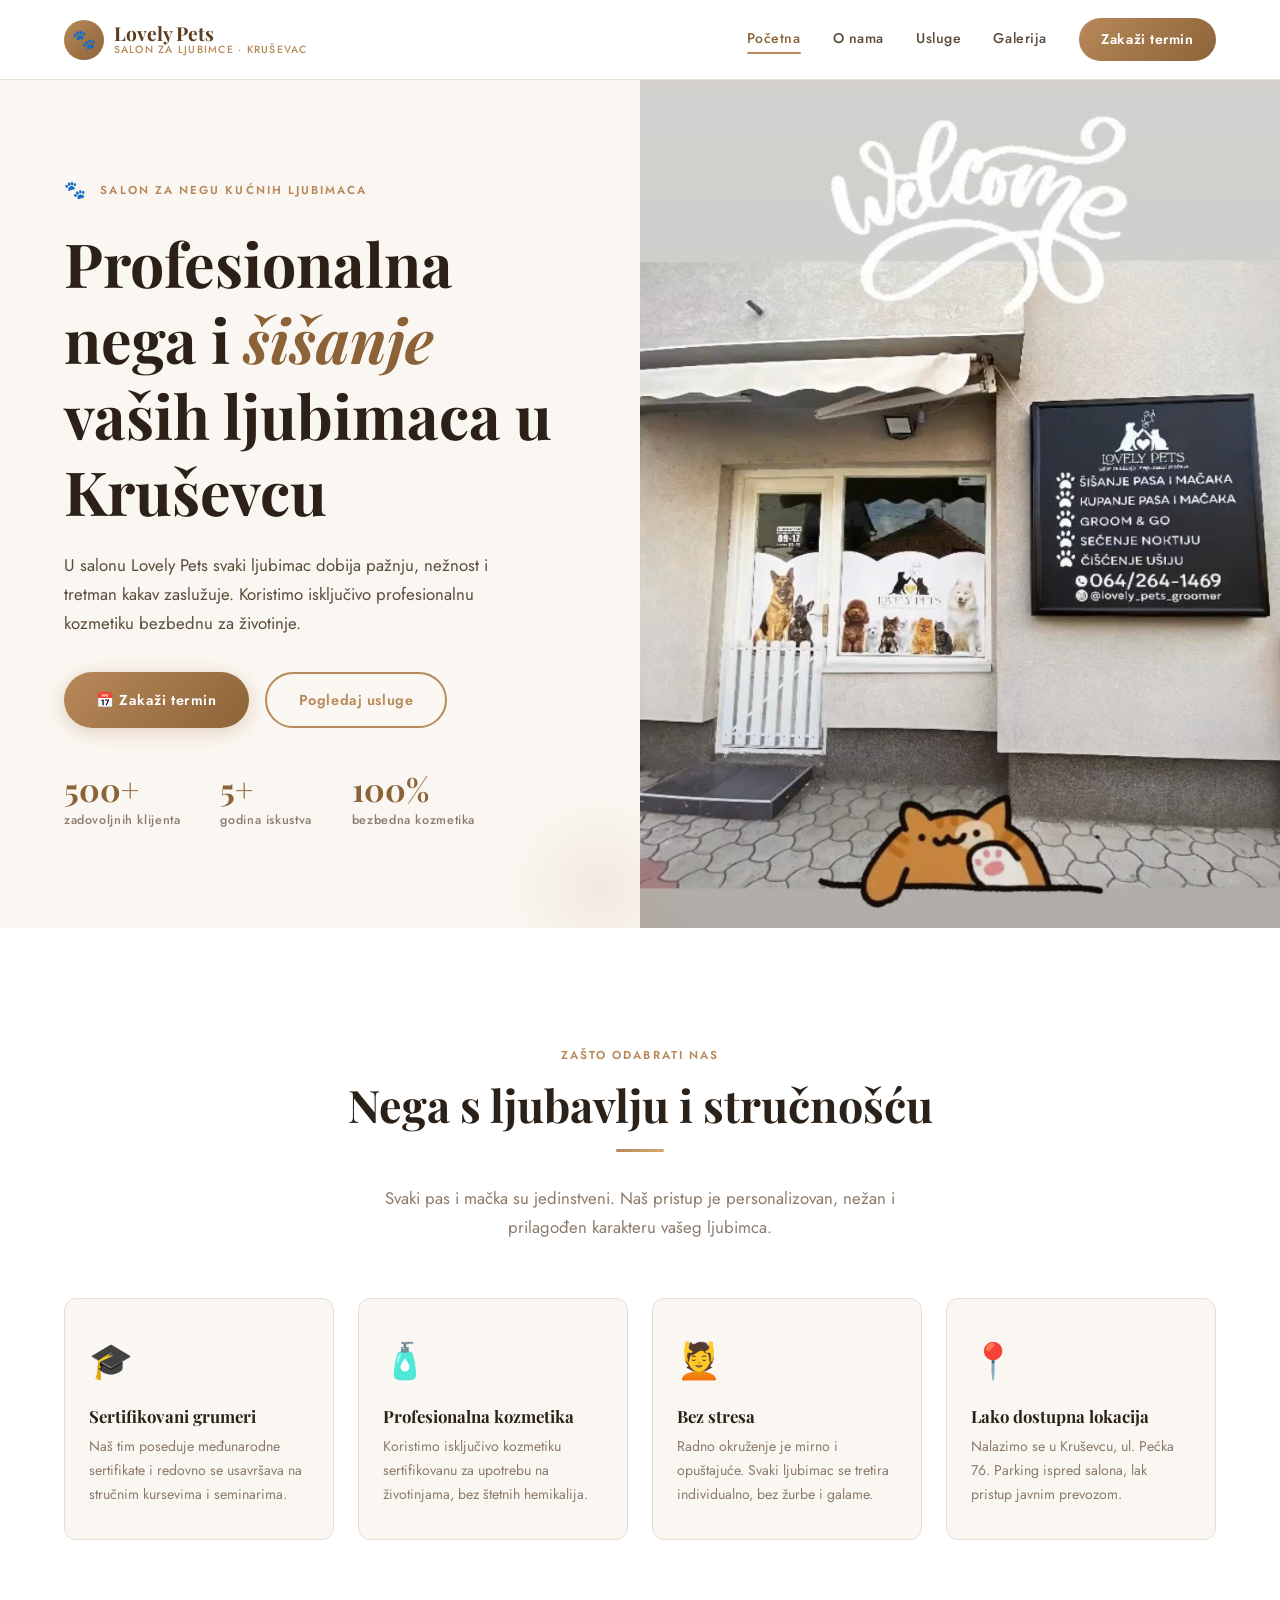
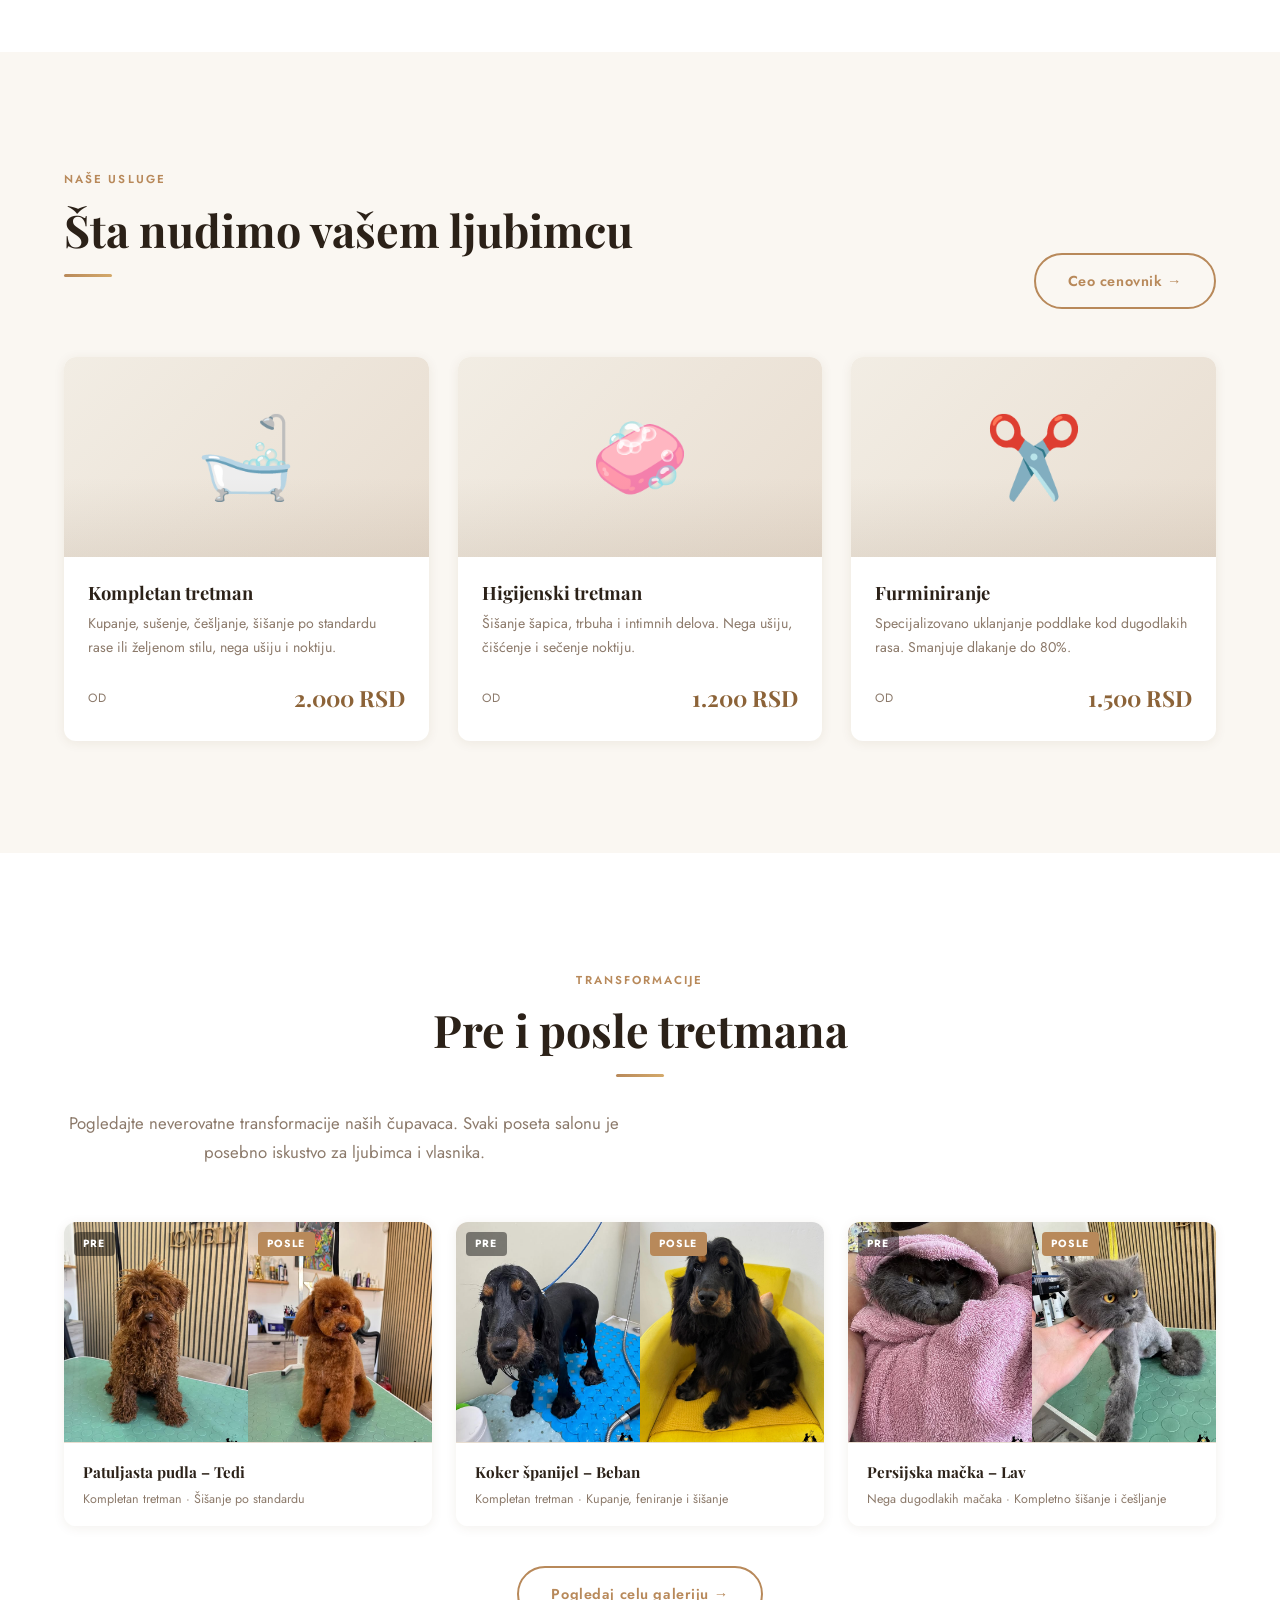
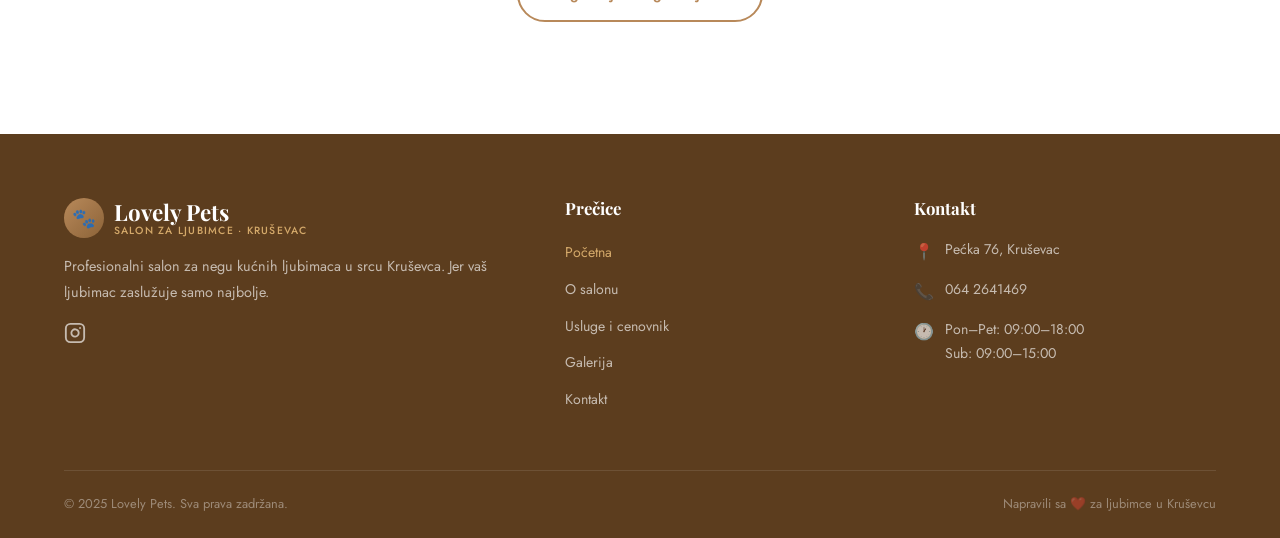
<file: index.html>
<!DOCTYPE html>
<html lang="sr">
<head>
  <meta charset="UTF-8" />
  <meta name="viewport" content="width=device-width, initial-scale=1.0" />
  <meta name="description" content="Lovely Pets – profesionalni salon za negu kućnih ljubimaca u Kruševcu. Šišanje, kupanje i nega pasa i mačaka. Zakažite termin: 064 2641469." />
  <title>Lovely Pets | Salon za negu kućnih ljubimaca – Kruševac</title>
  <link rel="stylesheet" href="css/style.css" />
  <link rel="icon" href="data:image/svg+xml,%3Csvg%20xmlns%3D%22http%3A%2F%2Fwww.w3.org%2F2000%2Fsvg%22%20viewBox%3D%220%200%2064%2064%22%3E%3Cdefs%3E%3ClinearGradient%20id%3D%22g%22%20x1%3D%220%25%22%20y1%3D%220%25%22%20x2%3D%22100%25%22%20y2%3D%22100%25%22%3E%3Cstop%20offset%3D%220%25%22%20stop-color%3D%22%23b8895a%22%2F%3E%3Cstop%20offset%3D%22100%25%22%20stop-color%3D%22%238c6338%22%2F%3E%3C%2FlinearGradient%3E%3C%2Fdefs%3E%3Ccircle%20cx%3D%2232%22%20cy%3D%2232%22%20r%3D%2232%22%20fill%3D%22url%28%23g%29%22%2F%3E%3Ctext%20x%3D%2232%22%20y%3D%2240%22%20font-size%3D%2236%22%20text-anchor%3D%22middle%22%20font-family%3D%22serif%22%3E%F0%9F%90%BE%3C%2Ftext%3E%3C%2Fsvg%3E" type="image/svg+xml" />
  <link rel="stylesheet" href="css/home.css" />
  <link rel="stylesheet" href="css/responsive.css" />
</head>
<body class="home">

  <!-- ════════════════ NAVBAR ════════════════ -->
  <header class="navbar" role="banner">
    <div class="container">
      <a href="index.html" class="nav-logo" aria-label="Lovely Pets – početna">
        <div class="logo-icon">🐾</div>
        <div class="logo-text">
          <span class="logo-name">Lovely Pets</span>
          <span class="logo-sub">Salon za ljubimce · Kruševac</span>
        </div>
      </a>

      <nav class="nav-links" aria-label="Glavna navigacija">
        <a href="index.html" class="active">Početna</a>
        <a href="o-nama.html">O nama</a>
        <a href="usluge.html">Usluge</a>
        <a href="galerija.html">Galerija</a>
        <a href="kontakt.html" class="nav-cta">Zakaži termin</a>
      </nav>

      <button class="hamburger" aria-label="Otvori meni" aria-expanded="false">
        <span></span><span></span><span></span>
      </button>
    </div>
  </header>

  <!-- Mobilni meni -->
  <nav class="nav-mobile" aria-label="Mobilna navigacija">
    <a href="index.html" class="active">Početna</a>
    <a href="o-nama.html">O nama</a>
    <a href="usluge.html">Usluge i cenovnik</a>
    <a href="galerija.html">Galerija</a>
    <a href="kontakt.html">Zakaži termin</a>
  </nav>

  <main>

    <!-- ════════════════ HERO ════════════════ -->
    <section class="hero" aria-label="Naslovna sekcija">
      <div class="hero-left">
        <div class="hero-eyebrow">
          <span class="paw">🐾</span>
          <span>Salon za negu kućnih ljubimaca</span>
        </div>
        <h1>Profesionalna nega i <em>šišanje</em> vaših ljubimaca u Kruševcu</h1>
        <p class="hero-desc">
          U salonu Lovely Pets svaki ljubimac dobija pažnju, nežnost i tretman kakav zaslužuje.
          Koristimo isključivo profesionalnu kozmetiku bezbednu za životinje.
        </p>
        <div class="hero-actions">
          <a href="kontakt.html" class="btn btn-primary">📅 Zakaži termin</a>
          <a href="usluge.html" class="btn btn-outline">Pogledaj usluge</a>
        </div>
        <div class="hero-stats">
          <div class="hero-stat">
            <strong>500+</strong>
            <span>zadovoljnih klijenta</span>
          </div>
          <div class="hero-stat">
            <strong>5+</strong>
            <span>godina iskustva</span>
          </div>
          <div class="hero-stat">
            <strong>100%</strong>
            <span>bezbedna kozmetika</span>
          </div>
        </div>
      </div>

      <div class="hero-right" aria-hidden="true">
        <div class="hero-image-wrap">
          <img
            src="assets/img/pocetna-ulaz.jpg"
            alt="Lovely Pets salon u Kruševcu – ulaz i enterijer"
          />
          <div class="hero-image-overlay"></div>
        </div>
      </div>
    </section>

    <!-- ════════════════ ZAŠTO MI ════════════════ -->
    <section class="why-us" aria-labelledby="why-heading">
      <div class="container">
        <div class="why-us-header reveal">
          <span class="section-tag">Zašto odabrati nas</span>
          <h2 class="section-title" id="why-heading">Nega s ljubavlju i stručnošću</h2>
          <div class="divider"></div>
          <p class="section-sub">
            Svaki pas i mačka su jedinstveni. Naš pristup je personalizovan,
            nežan i prilagođen karakteru vašeg ljubimca.
          </p>
        </div>
        <div class="why-grid">
          <div class="why-card reveal reveal-delay-1">
            <span class="why-icon">🎓</span>
            <h3>Sertifikovani grumeri</h3>
            <p>Naš tim poseduje međunarodne sertifikate i redovno se usavršava na stručnim kursevima i seminarima.</p>
          </div>
          <div class="why-card reveal reveal-delay-2">
            <span class="why-icon">🧴</span>
            <h3>Profesionalna kozmetika</h3>
            <p>Koristimo isključivo kozmetiku sertifikovanu za upotrebu na životinjama, bez štetnih hemikalija.</p>
          </div>
          <div class="why-card reveal reveal-delay-3">
            <span class="why-icon">💆</span>
            <h3>Bez stresa</h3>
            <p>Radno okruženje je mirno i opuštajuće. Svaki ljubimac se tretira individualno, bez žurbe i galame.</p>
          </div>
          <div class="why-card reveal reveal-delay-4">
            <span class="why-icon">📍</span>
            <h3>Lako dostupna lokacija</h3>
            <p>Nalazimo se u Kruševcu, ul. Pećka 76. Parking ispred salona, lak pristup javnim prevozom.</p>
          </div>
        </div>
      </div>
    </section>

    <!-- ════════════════ USLUGE PREGLED ════════════════ -->
    <section class="services-preview" aria-labelledby="services-heading">
      <div class="container">
        <div class="services-preview-header">
          <div class="reveal">
            <span class="section-tag">Naše usluge</span>
            <h2 class="section-title" id="services-heading">Šta nudimo vašem ljubimcu</h2>
            <div class="divider"></div>
          </div>
          <a href="usluge.html" class="btn btn-outline reveal">Ceo cenovnik →</a>
        </div>
        <div class="services-grid">

          <article class="service-card reveal reveal-delay-1">
            <div class="service-card-thumb">🛁</div>
            <div class="service-card-body">
              <h3>Kompletan tretman</h3>
              <p>Kupanje, sušenje, češljanje, šišanje po standardu rase ili željenom stilu, nega ušiju i noktiju.</p>
              <div class="service-price">
                <span class="from">od</span>
                <span class="amount">2.000 RSD</span>
              </div>
            </div>
          </article>

          <article class="service-card reveal reveal-delay-2">
            <div class="service-card-thumb">🧼</div>
            <div class="service-card-body">
              <h3>Higijenski tretman</h3>
              <p>Šišanje šapica, trbuha i intimnih delova. Nega ušiju, čišćenje i sečenje noktiju.</p>
              <div class="service-price">
                <span class="from">od</span>
                <span class="amount">1.200 RSD</span>
              </div>
            </div>
          </article>

          <article class="service-card reveal reveal-delay-3">
            <div class="service-card-thumb">✂️</div>
            <div class="service-card-body">
              <h3>Furminiranje</h3>
              <p>Specijalizovano uklanjanje poddlake kod dugodlakih rasa. Smanjuje dlakanje do 80%.</p>
              <div class="service-price">
                <span class="from">od</span>
                <span class="amount">1.500 RSD</span>
              </div>
            </div>
          </article>

        </div>
      </div>
    </section>

    <!-- ════════════════ PRE I POSLE ════════════════ -->
    <section class="before-after" aria-labelledby="ba-heading">
      <div class="container">
        <div class="ba-header reveal">
          <span class="section-tag">Transformacije</span>
          <h2 class="section-title" id="ba-heading">Pre i posle tretmana</h2>
          <div class="divider"></div>
          <p class="section-sub">
            Pogledajte neverovatne transformacije naših čupavaca. Svaki poseta salonu je
            posebno iskustvo za ljubimca i vlasnika.
          </p>
        </div>
        <div class="ba-grid">

          <div class="ba-card reveal reveal-delay-1">
            <div class="ba-images">
              <div class="ba-img before">
                <img src="assets/img/patuljasta-pudla-pre.jpg" alt="Patuljasta pudla Tedi pre šišanja" />
                <span class="ba-label">Pre</span>
              </div>
              <div class="ba-img after">
                <img src="assets/img/patuljasta-pudla-posle.jpg" alt="Patuljasta pudla Tedi posle tretmana" />
                <span class="ba-label">Posle</span>
              </div>
            </div>
            <div class="ba-info">
              <strong>Patuljasta pudla – Tedi</strong>
              <span>Kompletan tretman · Šišanje po standardu</span>
            </div>
          </div>

          <div class="ba-card reveal reveal-delay-2">
            <div class="ba-images">
              <div class="ba-img before">
                <img src="assets/img/koker-španijel-pre.jpg" alt="Koker španijel Beban pre tretmana" />
                <span class="ba-label">Pre</span>
              </div>
              <div class="ba-img after beban-posle">
                <img src="assets/img/koker-španijel-posle.jpg" alt="Koker španijel Beban posle tretmana" />
                <span class="ba-label">Posle</span>
              </div>
            </div>
            <div class="ba-info">
              <strong>Koker španijel – Beban</strong>
              <span>Kompletan tretman · Kupanje, feniranje i šišanje</span>
            </div>
          </div>

          <div class="ba-card reveal reveal-delay-3">
            <div class="ba-images">
              <div class="ba-img before lav-pre">
                <img src="assets/img/persijska-macka-pre.jpg" alt="Persijska mačka Lav pre tretmana" />
                <span class="ba-label">Pre</span>
              </div>
              <div class="ba-img after">
                <img src="assets/img/persijska-macka-posle.jpg" alt="Persijska mačka Lav posle šišanja i tretmana" />
                <span class="ba-label">Posle</span>
              </div>
            </div>
            <div class="ba-info">
              <strong>Persijska mačka – Lav</strong>
              <span>Nega dugodlakih mačaka · Kompletno šišanje i češljanje</span>
            </div>
          </div>

        </div>
        <div style="text-align:center; margin-top:2.5rem;">
          <a href="galerija.html" class="btn btn-outline reveal">Pogledaj celu galeriju →</a>
        </div>
      </div>
    </section>

  </main>

  <!-- ════════════════ FOOTER ════════════════ -->
  <footer role="contentinfo">
    <div class="container">
      <div class="footer-grid">
        <div class="footer-brand">
          <div class="nav-logo" style="margin-bottom:1rem;">
            <div class="logo-icon">🐾</div>
            <div class="logo-text">
              <span class="logo-name">Lovely Pets</span>
              <span class="logo-sub">Salon za ljubimce · Kruševac</span>
            </div>
          </div>
          <p>Profesionalni salon za negu kućnih ljubimaca u srcu Kruševca. Jer vaš ljubimac zaslužuje samo najbolje.</p>
          <a
            href="https://www.instagram.com/lovely_pets_groomer?utm_source=ig_web_button_share_sheet&igsh=ZDNlZDc0MzIxNw=="
            target="_blank"
            rel="noopener noreferrer"
            class="ig-link"
            aria-label="Pratite nas na Instagramu">
            <svg xmlns="http://www.w3.org/2000/svg" width="22" height="22" viewBox="0 0 24 24" fill="none" stroke="currentColor" stroke-width="2" stroke-linecap="round" stroke-linejoin="round">
              <rect x="2" y="2" width="20" height="20" rx="5" ry="5"></rect>
              <path d="M16 11.37A4 4 0 1 1 12.63 8 4 4 0 0 1 16 11.37z"></path>
              <line x1="17.5" y1="6.5" x2="17.51" y2="6.5"></line>
            </svg>
          </a>
        </div>
        <div class="footer-col">
          <h4>Prečice</h4>
          <ul>
            <li><a href="index.html" class="active">Početna</a></li>
            <li><a href="o-nama.html">O salonu</a></li>
            <li><a href="usluge.html">Usluge i cenovnik</a></li>
            <li><a href="galerija.html">Galerija</a></li>
            <li><a href="kontakt.html">Kontakt</a></li>
          </ul>
        </div>
        <div class="footer-col">
          <h4>Kontakt</h4>
          <div class="contact-item">
            <span class="icon">📍</span>
            <span>Pećka 76, Kruševac</span>
          </div>
          <div class="contact-item">
            <span class="icon">📞</span>
            <a href="tel:0642641469" style="color:rgba(255,255,255,0.65);">064 2641469</a>
          </div>
          <div class="contact-item">
            <span class="icon">🕐</span>
            <span>Pon–Pet: 09:00–18:00<br>Sub: 09:00–15:00</span>
          </div>
        </div>
      </div>
      <div class="footer-bottom">
        <span>© 2025 Lovely Pets. Sva prava zadržana.</span>
        <span>Napravili sa ❤️ za ljubimce u Kruševcu</span>
          </div>
        </div>
  </footer>

  <script src="js/main.js"></script>
</body>
</html>
</file>
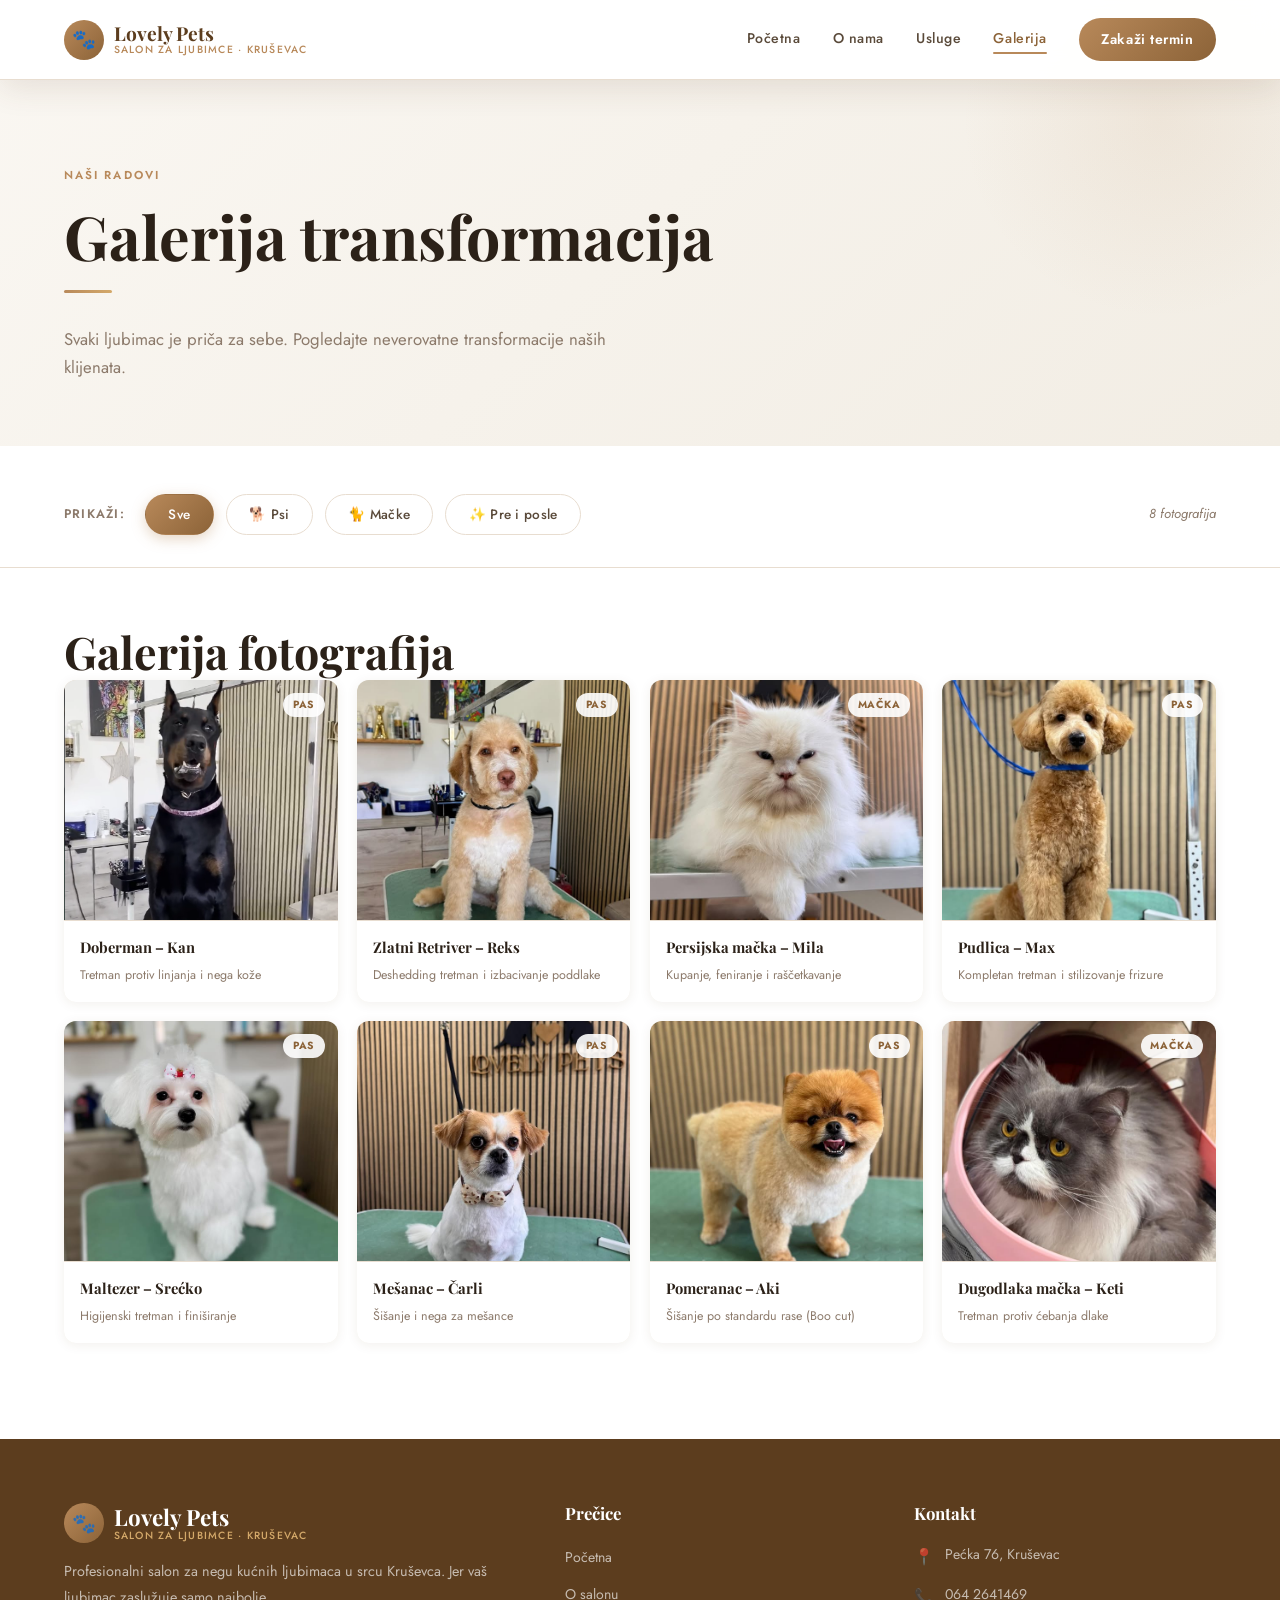
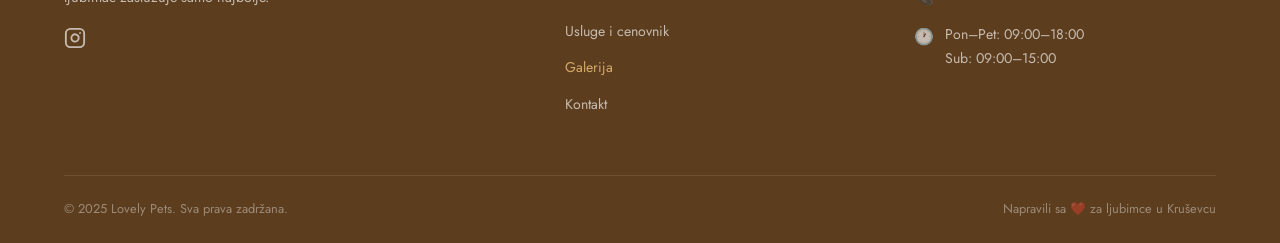
<file: galerija.html>
<!DOCTYPE html>
<html lang="sr">
<head>
  <meta charset="UTF-8" />
  <meta name="viewport" content="width=device-width, initial-scale=1.0" />
  <meta name="description" content="Galerija salona Lovely Pets Kruševac – fotografije pre i posle, psi, mačke. Pogledajte transformacije naših ljubimaca." />
  <title>Galerija | Lovely Pets – Salon za ljubimce Kruševac</title>
  <link rel="icon" href="data:image/svg+xml,%3Csvg%20xmlns%3D%22http%3A%2F%2Fwww.w3.org%2F2000%2Fsvg%22%20viewBox%3D%220%200%2064%2064%22%3E%3Cdefs%3E%3ClinearGradient%20id%3D%22g%22%20x1%3D%220%25%22%20y1%3D%220%25%22%20x2%3D%22100%25%22%20y2%3D%22100%25%22%3E%3Cstop%20offset%3D%220%25%22%20stop-color%3D%22%23b8895a%22%2F%3E%3Cstop%20offset%3D%22100%25%22%20stop-color%3D%22%238c6338%22%2F%3E%3C%2FlinearGradient%3E%3C%2Fdefs%3E%3Ccircle%20cx%3D%2232%22%20cy%3D%2232%22%20r%3D%2232%22%20fill%3D%22url%28%23g%29%22%2F%3E%3Ctext%20x%3D%2232%22%20y%3D%2240%22%20font-size%3D%2236%22%20text-anchor%3D%22middle%22%20font-family%3D%22serif%22%3E%F0%9F%90%BE%3C%2Ftext%3E%3C%2Fsvg%3E" type="image/svg+xml" />
  <link rel="stylesheet" href="css/style.css" />
  <link rel="stylesheet" href="css/responsive.css" />
  <style>
    /* ── Galerija lokalni stilovi ── */

    /* Filter bar */
    .gallery-controls {
      padding: 3rem 0 2rem;
      background: var(--white);
      position: sticky;
      top: var(--nav-h);
      z-index: 100;
      border-bottom: 1px solid var(--border);
    }
    .filter-bar {
      display: flex;
      align-items: center;
      gap: 0.75rem;
      flex-wrap: wrap;
    }
    .filter-label {
      font-size: 0.78rem;
      font-weight: 600;
      letter-spacing: 0.1em;
      text-transform: uppercase;
      color: var(--text-light);
      margin-right: 0.5rem;
    }
    .filter-btn {
      padding: 0.6rem 1.4rem;
      border-radius: 50px;
      font-size: 0.85rem;
      font-weight: 500;
      border: 1.5px solid var(--border);
      color: var(--text-mid);
      background: var(--white);
      cursor: pointer;
      transition: var(--transition);
      letter-spacing: 0.02em;
    }
    .filter-btn:hover {
      border-color: var(--gold);
      color: var(--gold-dark);
    }
    .filter-btn.active {
      background: linear-gradient(135deg, var(--gold), var(--gold-dark));
      border-color: transparent;
      color: var(--white);
      box-shadow: 0 4px 14px rgba(184,137,90,0.35);
    }
    .gallery-count {
      margin-left: auto;
      font-size: 0.82rem;
      color: var(--text-light);
      font-style: italic;
    }

    /* Gallery grid */
    .gallery-section { padding: 3.5rem 0 6rem; background: var(--white); }
    .gallery-grid {
      display: grid;
      grid-template-columns: repeat(4, 1fr);
      gap: 1.2rem;
    }
    .gallery-item {
      border-radius: var(--radius);
      overflow: hidden;
      box-shadow: var(--shadow-sm);
      cursor: pointer;
      position: relative;
      transition: transform 0.35s ease, box-shadow 0.35s ease;
      background: var(--cream-dark);
    }
    .gallery-item:hover {
      transform: translateY(-6px) scale(1.01);
      box-shadow: var(--shadow-md);
    }
    .gallery-thumb {
      height: 240px;
      display: flex;
      align-items: center;
      justify-content: center;
      position: relative;
      overflow: hidden;
    }
    .gallery-thumb-emoji {
      font-size: 5rem;
      transition: transform 0.4s ease;
      display: block;
    }
    .gallery-item:hover .gallery-thumb-emoji {
      transform: scale(1.15);
    }
    .gallery-img {
      width: 100%;
      height: 100%;
      object-fit: cover;
      display: block;
    }
    .img-doberman {
      object-position: 50% 15% !important;
    }
    /* Različite pozadine po kategoriji */
    .gallery-item[data-category="psi"] .gallery-thumb {
      background: linear-gradient(135deg, #ede0cf, #d4bfa0);
    }
    .gallery-item[data-category="macke"] .gallery-thumb {
      background: linear-gradient(135deg, #e8e0d8, #cfc4b5);
    }
    .gallery-item[data-category="pre-posle"] .gallery-thumb {
      background: linear-gradient(135deg, #e8d8c0, #c8a878);
    }

    .gallery-overlay {
      position: absolute;
      inset: 0;
      background: linear-gradient(180deg, transparent 40%, rgba(92,61,30,0.75));
      opacity: 0;
      transition: opacity 0.35s ease;
      display: flex;
      align-items: flex-end;
      padding: 1rem;
    }
    .gallery-item:hover .gallery-overlay { opacity: 1; }
    .gallery-overlay-text {
      color: var(--white);
      font-size: 0.8rem;
      font-weight: 600;
    }
    .gallery-overlay-text span {
      display: block;
      font-size: 0.7rem;
      font-weight: 400;
      opacity: 0.8;
      margin-top: 0.2rem;
    }
    .gallery-cat-badge {
      position: absolute;
      top: 0.8rem;
      right: 0.8rem;
      background: rgba(255,255,255,0.9);
      color: var(--gold-dark);
      font-size: 0.65rem;
      font-weight: 700;
      letter-spacing: 0.08em;
      text-transform: uppercase;
      padding: 0.2rem 0.6rem;
      border-radius: 20px;
    }

    .gallery-caption {
      padding: 0.9rem 1rem;
      background: var(--white);
      border-top: 1px solid var(--border);
    }
    .gallery-caption strong {
      display: block;
      font-family: var(--font-display);
      font-size: 0.92rem;
      color: var(--text-dark);
    }
    .gallery-caption span {
      font-size: 0.78rem;
      color: var(--text-light);
    }

    /* Pre-Posle poseban stil (dupla kartica) */
    .gallery-item.ba-item .gallery-thumb {
      display: grid;
      grid-template-columns: 1fr 1fr;
      height: 240px;
    }
    .gallery-item.ba-item .ba-half {
      display: flex;
      align-items: center;
      justify-content: center;
      font-size: 3.2rem;
      position: relative;
    }
    .gallery-item.ba-item .ba-half.before-h {
      background: linear-gradient(135deg, #d4c0a8, #b8a088);
    }
    .gallery-item.ba-item .ba-half.after-h {
      background: linear-gradient(135deg, #c8b090, #a88860);
    }
    .gallery-item.ba-item .ba-mini-label {
      position: absolute;
      top: 0.4rem; left: 0.4rem;
      font-size: 0.6rem;
      font-weight: 700;
      letter-spacing: 0.08em;
      text-transform: uppercase;
      padding: 0.15rem 0.4rem;
      border-radius: 3px;
    }
    .ba-half.before-h .ba-mini-label { background: rgba(0,0,0,0.4); color: #fff; }
    .ba-half.after-h  .ba-mini-label { background: var(--gold); color: #fff; }

    /* Lightbox */
    .lightbox {
      display: none;
      position: fixed;
      inset: 0;
      background: rgba(0,0,0,0.88);
      z-index: 2000;
      align-items: center;
      justify-content: center;
      flex-direction: column;
      gap: 1rem;
      backdrop-filter: blur(6px);
    }
    .lightbox.open { display: flex; }
    .lightbox-content {
      background: var(--white);
      border-radius: 20px;
      padding: 3rem;
      text-align: center;
      position: relative;
      max-width: 440px;
      width: 90%;
      box-shadow: 0 40px 80px rgba(0,0,0,0.4);
    }
    .lightbox-emoji {
      font-size: 8rem;
      display: block;
      margin-bottom: 1rem;
    }
    .lightbox-caption-text {
      font-family: var(--font-display);
      font-size: 1.1rem;
      color: var(--text-dark);
      margin-bottom: 0.3rem;
    }
    .lightbox-close {
      position: absolute;
      top: 1rem; right: 1rem;
      width: 36px; height: 36px;
      border-radius: 50%;
      background: var(--cream);
      border: none;
      cursor: pointer;
      font-size: 1.2rem;
      display: flex;
      align-items: center;
      justify-content: center;
      color: var(--text-dark);
      transition: var(--transition);
    }
    .lightbox-close:hover { background: var(--gold); color: var(--white); }
    .lightbox-hint {
      color: rgba(255,255,255,0.5);
      font-size: 0.8rem;
    }

    @media (max-width: 1024px) {
      .gallery-grid { grid-template-columns: repeat(3, 1fr); }
    }
    @media (max-width: 768px) {
      .gallery-controls { position: static; }
      .gallery-grid { grid-template-columns: repeat(2, 1fr); gap: 0.8rem; }
      .gallery-thumb { height: 180px; }
      .gallery-item.ba-item .gallery-thumb { height: 180px; }
    }
    @media (max-width: 480px) {
      .gallery-grid { grid-template-columns: 1fr; }
    }
  </style>
</head>
<body>

  <!-- ════════════════ NAVBAR ════════════════ -->
  <header class="navbar" role="banner">
    <div class="container">
      <a href="index.html" class="nav-logo" aria-label="Lovely Pets – početna">
        <div class="logo-icon">🐾</div>
        <div class="logo-text">
          <span class="logo-name">Lovely Pets</span>
          <span class="logo-sub">Salon za ljubimce · Kruševac</span>
        </div>
      </a>
      <nav class="nav-links" aria-label="Glavna navigacija">
        <a href="index.html">Početna</a>
        <a href="o-nama.html">O nama</a>
        <a href="usluge.html">Usluge</a>
        <a href="galerija.html" class="active">Galerija</a>
        <a href="kontakt.html" class="nav-cta">Zakaži termin</a>
      </nav>
      <button class="hamburger" aria-label="Otvori meni" aria-expanded="false">
        <span></span><span></span><span></span>
      </button>
    </div>
  </header>
  <nav class="nav-mobile" aria-label="Mobilna navigacija">
    <a href="index.html">Početna</a>
    <a href="o-nama.html">O nama</a>
    <a href="usluge.html">Usluge i cenovnik</a>
    <a href="galerija.html" class="active">Galerija</a>
    <a href="kontakt.html">Zakaži termin</a>
  </nav>

  <main>

    <!-- PAGE HEADER -->
    <section class="page-header">
      <div class="container">
        <span class="section-tag">Naši radovi</span>
        <h1 class="section-title">Galerija transformacija</h1>
        <div class="divider"></div>
        <p class="section-sub">Svaki ljubimac je priča za sebe. Pogledajte neverovatne transformacije naših klijenata.</p>
      </div>
    </section>

    <!-- ════════════ FILTER BAR ════════════ -->
    <div class="gallery-controls" role="navigation" aria-label="Filter galerije">
      <div class="container">
        <div class="filter-bar">
          <span class="filter-label">Prikaži:</span>
          <button class="filter-btn active" data-filter="sve" aria-pressed="true">Sve</button>
          <button class="filter-btn" data-filter="psi" aria-pressed="false">🐕 Psi</button>
          <button class="filter-btn" data-filter="macke" aria-pressed="false">🐈 Mačke</button>
          <button class="filter-btn" data-filter="pre-posle" aria-pressed="false">✨ Pre i posle</button>
          <span class="gallery-count" aria-live="polite">8 fotografija</span>
        </div>
      </div>
    </div>

    <!-- ════════════ GALLERY GRID ════════════ -->
    <section class="gallery-section" aria-labelledby="gallery-heading">
      <div class="container">
        <h2 id="gallery-heading" class="sr-only">Galerija fotografija</h2>
        <div class="gallery-grid" role="list">

          <!-- 1. Psi -->
          <div class="gallery-item" data-category="psi" role="listitem" tabindex="0" aria-label="Doberman – Kan">
            <div class="gallery-thumb">
              <img class="gallery-img img-doberman" src="assets/img/doberman.png" alt="Doberman – Kan u salonu Lovely Pets" />
              <div class="gallery-overlay">
                <div class="gallery-overlay-text">
                  Doberman – Kan
                  <span>Tretman protiv linjanja i nega kože</span>
                </div>
              </div>
              <span class="gallery-cat-badge">Pas</span>
            </div>
            <div class="gallery-caption">
              <strong>Doberman – Kan</strong>
              <span>Tretman protiv linjanja i nega kože</span>
            </div>
          </div>

          <!-- 2. Psi -->
          <div class="gallery-item" data-category="psi" role="listitem" tabindex="0" aria-label="Zlatni Retriver – Reks">
            <div class="gallery-thumb">
              <img src="assets/img/zlatni-retriver.jpg" alt="Zlatni Retriver – Reks u salonu Lovely Pets" />
              <div class="gallery-overlay">
                <div class="gallery-overlay-text">
                  Zlatni Retriver – Reks
                  <span>Deshedding tretman i izbacivanje poddlake</span>
                </div>
              </div>
              <span class="gallery-cat-badge">Pas</span>
            </div>
            <div class="gallery-caption">
              <strong>Zlatni Retriver – Reks</strong>
              <span>Deshedding tretman i izbacivanje poddlake</span>
            </div>
          </div>

          <!-- 3. Mačke -->
          <div class="gallery-item" data-category="macke" role="listitem" tabindex="0" aria-label="Persijska mačka – Mila">
            <div class="gallery-thumb">
              <img src="assets/img/bela-persijska-macka.jpg" alt="Persijska mačka – Mila u salonu Lovely Pets" />
              <div class="gallery-overlay">
                <div class="gallery-overlay-text">
                  Persijska mačka – Mila
                  <span>Kupanje, feniranje i raščetkavanje</span>
                </div>
              </div>
              <span class="gallery-cat-badge">Mačka</span>
            </div>
            <div class="gallery-caption">
              <strong>Persijska mačka – Mila</strong>
              <span>Kupanje, feniranje i raščetkavanje</span>
            </div>
          </div>

          <!-- 4. Psi -->
          <div class="gallery-item" data-category="psi" role="listitem" tabindex="0" aria-label="Pudlica – Max">
            <div class="gallery-thumb">
              <img src="assets/img/pudlica.jpg" alt="Pudlica – Max u salonu Lovely Pets" />
              <div class="gallery-overlay">
                <div class="gallery-overlay-text">
                  Pudlica – Max
                  <span>Kompletan tretman i stilizovanje frizure</span>
                </div>
              </div>
              <span class="gallery-cat-badge">Pas</span>
            </div>
            <div class="gallery-caption">
              <strong>Pudlica – Max</strong>
              <span>Kompletan tretman i stilizovanje frizure</span>
            </div>
          </div>

          <!-- 5. Psi -->
          <div class="gallery-item" data-category="psi" role="listitem" tabindex="0" aria-label="Maltezer – Srećko">
            <div class="gallery-thumb">
              <img src="assets/img/maltezer.jpg" alt="Maltezer – Srećko u salonu Lovely Pets" />
              <div class="gallery-overlay">
                <div class="gallery-overlay-text">
                  Maltezer – Srećko
                  <span>Higijenski tretman i finiširanje</span>
                </div>
              </div>
              <span class="gallery-cat-badge">Pas</span>
            </div>
            <div class="gallery-caption">
              <strong>Maltezer – Srećko</strong>
              <span>Higijenski tretman i finiširanje</span>
            </div>
          </div>

          <!-- 6. Psi -->
          <div class="gallery-item" data-category="psi" role="listitem" tabindex="0" aria-label="Mešanac – Čarli">
            <div class="gallery-thumb">
              <img src="assets/img/mesanac.jpg" alt="Mešanac – Čarli u salonu Lovely Pets" />
              <div class="gallery-overlay">
                <div class="gallery-overlay-text">
                  Mešanac – Čarli
                  <span>Šišanje i nega za mešance</span>
                </div>
              </div>
              <span class="gallery-cat-badge">Pas</span>
            </div>
            <div class="gallery-caption">
              <strong>Mešanac – Čarli</strong>
              <span>Šišanje i nega za mešance</span>
            </div>
          </div>

          <!-- 7. Psi -->
          <div class="gallery-item" data-category="psi" role="listitem" tabindex="0" aria-label="Pomeranac – Aki">
            <div class="gallery-thumb">
              <img src="assets/img/pas-o-nama.jpg" alt="Pomeranac – Aki u salonu Lovely Pets" />
              <div class="gallery-overlay">
                <div class="gallery-overlay-text">
                  Pomeranac – Aki
                  <span>Šišanje po standardu rase (Boo cut)</span>
                </div>
              </div>
              <span class="gallery-cat-badge">Pas</span>
            </div>
            <div class="gallery-caption">
              <strong>Pomeranac – Aki</strong>
              <span>Šišanje po standardu rase (Boo cut)</span>
            </div>
          </div>

          <!-- 8. Mačke -->
          <div class="gallery-item" data-category="macke" role="listitem" tabindex="0" aria-label="Dugodlaka mačka – Keti">
            <div class="gallery-thumb">
              <img src="assets/img/macka-u-rozem.jpg" alt="Dugodlaka mačka – Keti u salonu Lovely Pets" />
              <div class="gallery-overlay">
                <div class="gallery-overlay-text">
                  Dugodlaka mačka – Keti
                  <span>Tretman protiv ćebanja dlake</span>
                </div>
              </div>
              <span class="gallery-cat-badge">Mačka</span>
            </div>
            <div class="gallery-caption">
              <strong>Dugodlaka mačka – Keti</strong>
              <span>Tretman protiv ćebanja dlake</span>
            </div>
          </div>

        </div>
      </div>
    </section>

  </main>

  <!-- Lightbox -->
  <div id="lightbox" class="lightbox" role="dialog" aria-modal="true" aria-label="Uvećana slika">
    <div class="lightbox-content">
      <button id="lightbox-close" class="lightbox-close" aria-label="Zatvori">✕</button>
      <div id="lightbox-img" class="lightbox-emoji">🐾</div>
      <p id="lightbox-caption" class="lightbox-caption-text"></p>
    </div>
    <p class="lightbox-hint">Pritisnite Escape ili kliknite van slike za zatvaranje</p>
  </div>

  <!-- ════════════════ FOOTER ════════════════ -->
  <footer role="contentinfo">
    <div class="container">
      <div class="footer-grid">
        <div class="footer-brand">
          <div class="nav-logo" style="margin-bottom:1rem;">
            <div class="logo-icon">🐾</div>
            <div class="logo-text">
              <span class="logo-name">Lovely Pets</span>
              <span class="logo-sub">Salon za ljubimce · Kruševac</span>
            </div>
          </div>
          <p>Profesionalni salon za negu kućnih ljubimaca u srcu Kruševca. Jer vaš ljubimac zaslužuje samo najbolje.</p>
          <a
            href="https://www.instagram.com/lovely_pets_groomer?utm_source=ig_web_button_share_sheet&igsh=ZDNlZDc0MzIxNw=="
            target="_blank"
            rel="noopener noreferrer"
            class="ig-link"
            aria-label="Pratite nas na Instagramu">
            <svg xmlns="http://www.w3.org/2000/svg" width="22" height="22" viewBox="0 0 24 24" fill="none" stroke="currentColor" stroke-width="2" stroke-linecap="round" stroke-linejoin="round">
              <rect x="2" y="2" width="20" height="20" rx="5" ry="5"></rect>
              <path d="M16 11.37A4 4 0 1 1 12.63 8 4 4 0 0 1 16 11.37z"></path>
              <line x1="17.5" y1="6.5" x2="17.51" y2="6.5"></line>
            </svg>
          </a>
        </div>
        <div class="footer-col">
          <h4>Prečice</h4>
          <ul>
            <li><a href="index.html">Početna</a></li>
            <li><a href="o-nama.html">O salonu</a></li>
            <li><a href="usluge.html">Usluge i cenovnik</a></li>
            <li><a href="galerija.html" class="active">Galerija</a></li>
            <li><a href="kontakt.html">Kontakt</a></li>
          </ul>
        </div>
        <div class="footer-col">
          <h4>Kontakt</h4>
          <div class="contact-item">
            <span class="icon">📍</span>
            <span>Pećka 76, Kruševac</span>
          </div>
          <div class="contact-item">
            <span class="icon">📞</span>
            <a href="tel:0642641469" style="color:rgba(255,255,255,0.65);">064 2641469</a>
          </div>
          <div class="contact-item">
            <span class="icon">🕐</span>
            <span>Pon–Pet: 09:00–18:00<br>Sub: 09:00–15:00</span>
          </div>
        </div>
      </div>
      <div class="footer-bottom">
        <span>© 2025 Lovely Pets. Sva prava zadržana.</span>
        <span>Napravili sa ❤️ za ljubimce u Kruševcu</span>
          </div>
        </div>
  </footer>

  <script src="js/main.js"></script>
  <script src="js/gallery.js"></script>
</body>
</html>
</file>
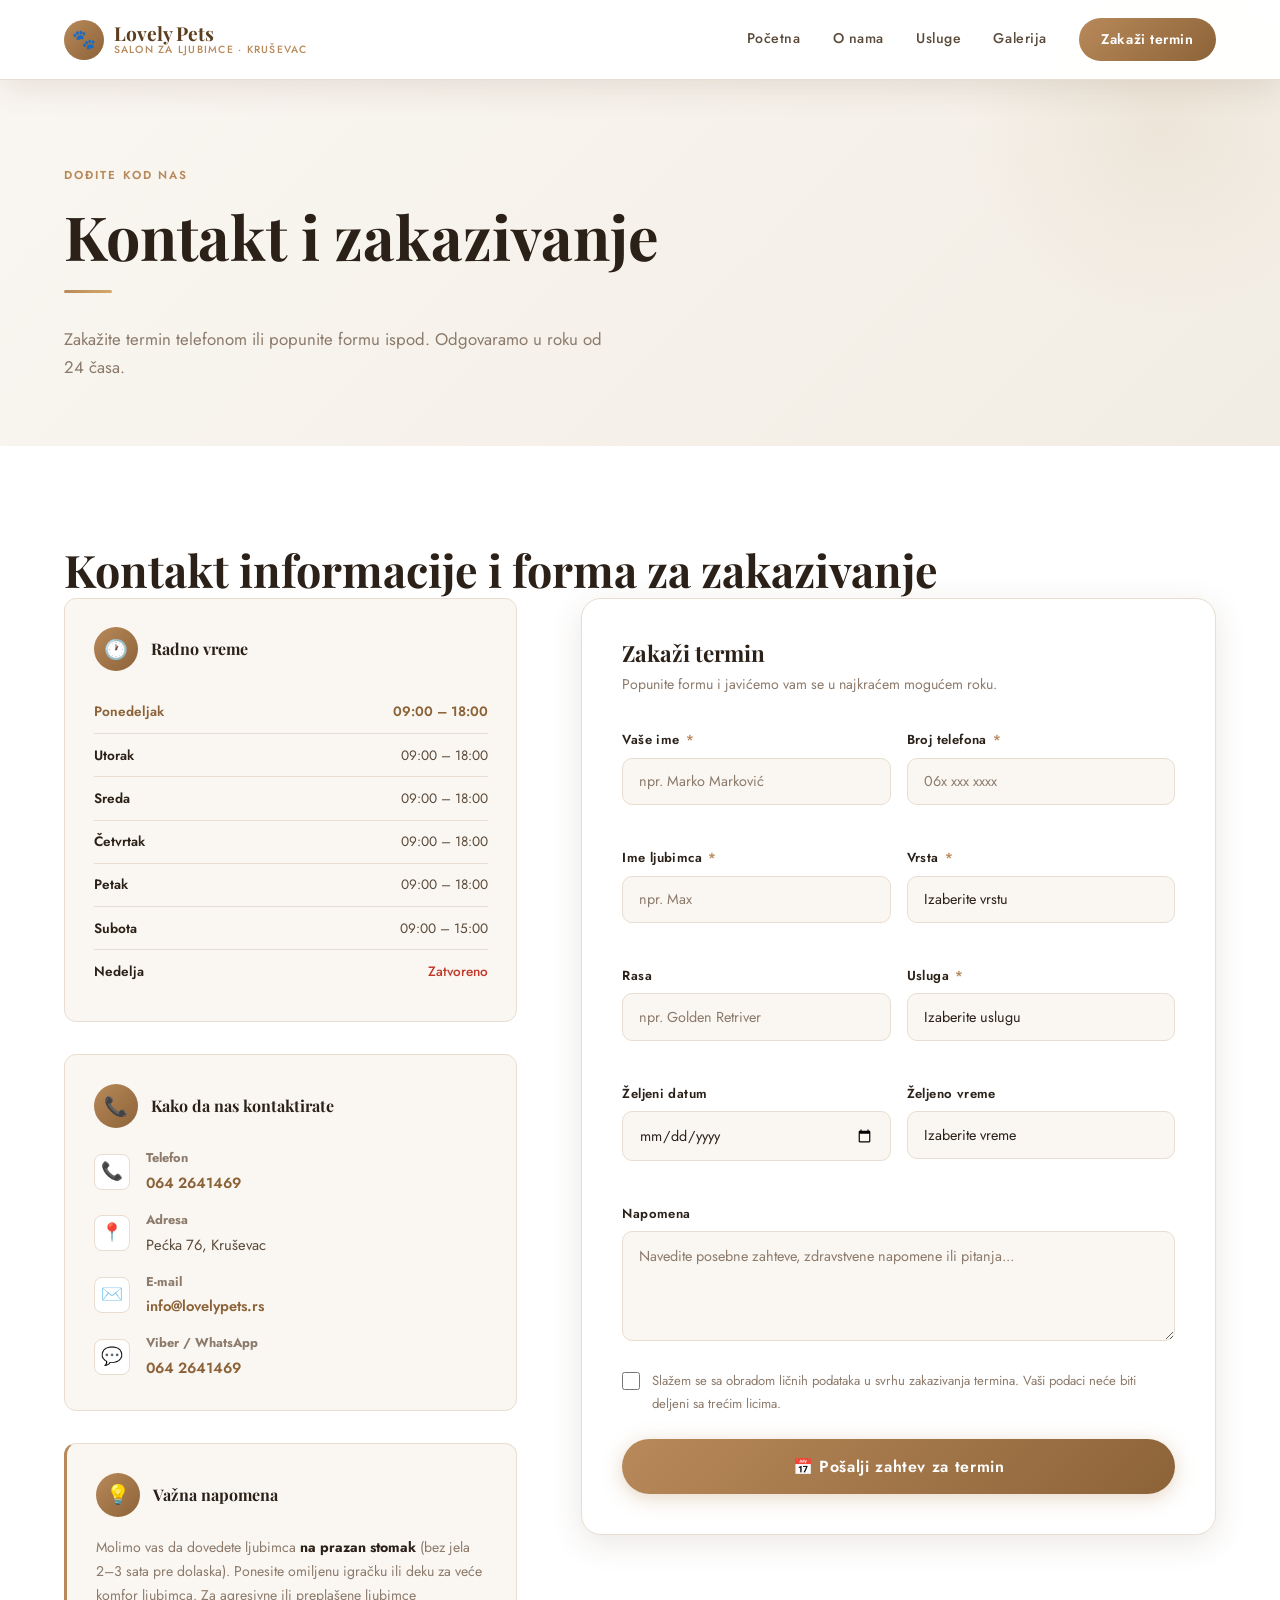
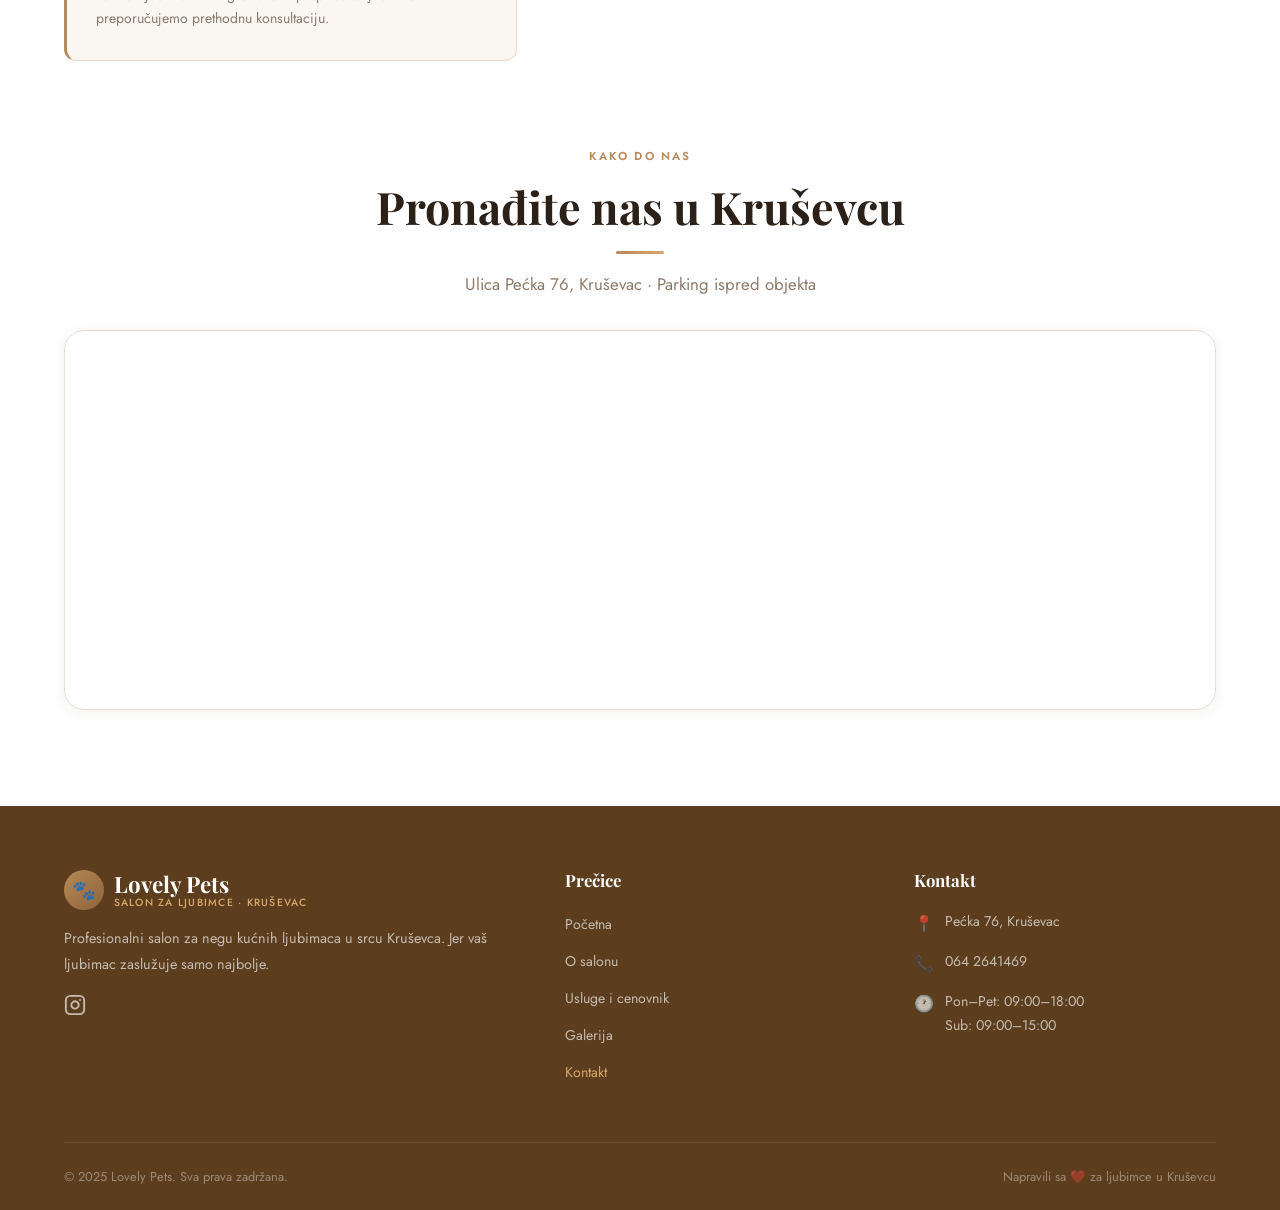
<file: kontakt.html>
<!DOCTYPE html>
<html lang="sr">
<head>
  <meta charset="UTF-8" />
  <meta name="viewport" content="width=device-width, initial-scale=1.0" />
  <meta name="description" content="Kontakt salon Lovely Pets Kruševac – Pećka 76, tel. 064 2641469. Radno vreme, mapa i zakazivanje termina." />
  <title>Kontakt i zakazivanje | Lovely Pets – Kruševac</title>
  <link rel="icon" href="data:image/svg+xml,%3Csvg%20xmlns%3D%22http%3A%2F%2Fwww.w3.org%2F2000%2Fsvg%22%20viewBox%3D%220%200%2064%2064%22%3E%3Cdefs%3E%3ClinearGradient%20id%3D%22g%22%20x1%3D%220%25%22%20y1%3D%220%25%22%20x2%3D%22100%25%22%20y2%3D%22100%25%22%3E%3Cstop%20offset%3D%220%25%22%20stop-color%3D%22%23b8895a%22%2F%3E%3Cstop%20offset%3D%22100%25%22%20stop-color%3D%22%238c6338%22%2F%3E%3C%2FlinearGradient%3E%3C%2Fdefs%3E%3Ccircle%20cx%3D%2232%22%20cy%3D%2232%22%20r%3D%2232%22%20fill%3D%22url%28%23g%29%22%2F%3E%3Ctext%20x%3D%2232%22%20y%3D%2240%22%20font-size%3D%2236%22%20text-anchor%3D%22middle%22%20font-family%3D%22serif%22%3E%F0%9F%90%BE%3C%2Ftext%3E%3C%2Fsvg%3E" type="image/svg+xml" />
  <link rel="stylesheet" href="css/style.css" />
  <link rel="stylesheet" href="css/responsive.css" />
  <style>
    /* ── Kontakt lokalni stilovi ── */
    .contact-section { padding: 6rem 0 5rem; background: var(--white); }
    .contact-grid {
      display: grid;
      grid-template-columns: 1fr 1.4fr;
      gap: 4rem;
      align-items: start;
    }

    /* Info kolona */
    .contact-info-col { display: flex; flex-direction: column; gap: 2rem; }

    .info-card {
      background: var(--cream);
      border-radius: var(--radius);
      padding: 1.8rem;
      border: 1px solid var(--border);
      transition: var(--transition);
    }
    .info-card:hover { box-shadow: var(--shadow-sm); }
    .info-card-header {
      display: flex;
      align-items: center;
      gap: 0.8rem;
      margin-bottom: 1.2rem;
    }
    .info-card-header .ic-icon {
      width: 44px; height: 44px;
      background: linear-gradient(135deg, var(--gold), var(--gold-dark));
      border-radius: 50%;
      display: flex;
      align-items: center;
      justify-content: center;
      font-size: 1.2rem;
      flex-shrink: 0;
    }
    .info-card-header h3 {
      font-size: 1rem;
      color: var(--text-dark);
    }

    /* Radno vreme tabela */
    .hours-table {
      width: 100%;
      border-collapse: collapse;
      font-size: 0.88rem;
    }
    .hours-table tr { border-bottom: 1px solid var(--border); }
    .hours-table tr:last-child { border-bottom: none; }
    .hours-table th {
      text-align: left;
      padding: 0.6rem 0;
      font-weight: 600;
      color: var(--text-dark);
      width: 55%;
    }
    .hours-table td {
      padding: 0.6rem 0;
      color: var(--text-mid);
      text-align: right;
    }
    .hours-table .closed { color: #c0392b; font-weight: 500; }
    .hours-table .today-row th,
    .hours-table .today-row td {
      color: var(--gold-dark);
      font-weight: 600;
    }

    /* Kontakt detalji */
    .contact-detail-list { display: flex; flex-direction: column; gap: 0.8rem; }
    .contact-detail-item {
      display: flex;
      align-items: center;
      gap: 1rem;
      font-size: 0.92rem;
      color: var(--text-mid);
    }
    .contact-detail-item .cdi-icon {
      width: 36px; height: 36px;
      background: var(--white);
      border: 1px solid var(--border);
      border-radius: 8px;
      display: flex;
      align-items: center;
      justify-content: center;
      font-size: 1.1rem;
      flex-shrink: 0;
    }
    .contact-detail-item a {
      color: var(--gold-dark);
      font-weight: 600;
      transition: color var(--transition);
    }
    .contact-detail-item a:hover { color: var(--gold); text-decoration: underline; }

    /* Forma kolona */
    .contact-form-col {}

    .booking-form {
      background: var(--white);
      border: 1px solid var(--border);
      border-radius: 20px;
      padding: 2.5rem;
      box-shadow: var(--shadow-md);
    }
    .booking-form h3 {
      font-size: 1.4rem;
      color: var(--text-dark);
      margin-bottom: 0.4rem;
    }
    .booking-form .form-subtitle {
      font-size: 0.88rem;
      color: var(--text-light);
      margin-bottom: 2rem;
    }

    .form-group {
      margin-bottom: 1.3rem;
    }
    .form-row {
      display: grid;
      grid-template-columns: 1fr 1fr;
      gap: 1rem;
      margin-bottom: 1.3rem;
    }
    .form-group label {
      display: block;
      font-size: 0.82rem;
      font-weight: 600;
      color: var(--text-dark);
      margin-bottom: 0.4rem;
      letter-spacing: 0.03em;
    }
    .form-group label .required { color: var(--gold); margin-left: 2px; }
    .form-group input,
    .form-group select,
    .form-group textarea {
      width: 100%;
      padding: 0.8rem 1rem;
      border: 1.5px solid var(--border);
      border-radius: 10px;
      font-family: var(--font-body);
      font-size: 0.9rem;
      color: var(--text-dark);
      background: var(--cream);
      transition: border-color var(--transition), box-shadow var(--transition);
      outline: none;
      -webkit-appearance: none;
    }
    .form-group input::placeholder,
    .form-group textarea::placeholder {
      color: var(--text-light);
    }
    .form-group input:focus,
    .form-group select:focus,
    .form-group textarea:focus {
      border-color: var(--gold);
      box-shadow: 0 0 0 3px rgba(184,137,90,0.12);
      background: var(--white);
    }
    .form-group textarea { resize: vertical; min-height: 110px; line-height: 1.6; }

    .form-check {
      display: flex;
      align-items: flex-start;
      gap: 0.7rem;
      margin-bottom: 1.5rem;
    }
    .form-check input[type="checkbox"] {
      width: 18px; height: 18px;
      flex-shrink: 0;
      margin-top: 2px;
      accent-color: var(--gold);
      cursor: pointer;
    }
    .form-check label {
      font-size: 0.82rem;
      color: var(--text-light);
      cursor: pointer;
    }

    .form-submit {
      width: 100%;
      padding: 1rem;
      border-radius: 50px;
      font-size: 1rem;
      font-weight: 600;
      letter-spacing: 0.04em;
      background: linear-gradient(135deg, var(--gold), var(--gold-dark));
      color: var(--white);
      border: none;
      cursor: pointer;
      transition: var(--transition);
      box-shadow: 0 4px 20px rgba(184,137,90,0.35);
      display: flex;
      align-items: center;
      justify-content: center;
      gap: 0.5rem;
    }
    .form-submit:hover {
      transform: translateY(-2px);
      box-shadow: 0 8px 28px rgba(184,137,90,0.45);
    }

    /* Uspešna poruka */
    .form-success {
      display: none;
      background: #f0faf0;
      border: 1px solid #a8d8a8;
      border-radius: var(--radius);
      padding: 1.5rem;
      text-align: center;
      margin-top: 1rem;
    }
    .form-success.show { display: block; }
    .form-success .success-icon { font-size: 2.5rem; margin-bottom: 0.5rem; }
    .form-success p { color: #2d7a2d; font-weight: 500; }

    /* Mapa */
    .map-section { padding: 0 0 6rem; background: var(--white); }
    /* Google Maps iframe */
    .map-iframe-wrap {
      width: 100%;
      height: 380px;
      border-radius: 20px;
      overflow: hidden;
      box-shadow: var(--shadow-sm);
      border: 1px solid var(--border);
    }
    .map-iframe-wrap iframe {
      width: 100%;
      height: 100%;
      border: none;
      display: block;
    }

    /* Socijalne mreže */
    .social-links {
      display: flex;
      gap: 0.8rem;
      margin-top: 0.5rem;
    }
    .social-link {
      width: 40px; height: 40px;
      border-radius: 10px;
      background: var(--white);
      border: 1px solid var(--border);
      display: flex;
      align-items: center;
      justify-content: center;
      font-size: 1.2rem;
      transition: var(--transition);
      color: var(--text-mid);
    }
    .social-link:hover {
      border-color: var(--gold);
      background: var(--gold);
      transform: translateY(-2px);
    }

    @media (max-width: 768px) {
      .contact-grid { grid-template-columns: 1fr; gap: 2.5rem; }
      .form-row { grid-template-columns: 1fr; }
      .booking-form { padding: 1.8rem 1.3rem; }
    }
  </style>
</head>
<body>

  <!-- ════════════════ NAVBAR ════════════════ -->
  <header class="navbar" role="banner">
    <div class="container">
      <a href="index.html" class="nav-logo" aria-label="Lovely Pets – početna">
        <div class="logo-icon">🐾</div>
        <div class="logo-text">
          <span class="logo-name">Lovely Pets</span>
          <span class="logo-sub">Salon za ljubimce · Kruševac</span>
        </div>
      </a>
      <nav class="nav-links" aria-label="Glavna navigacija">
        <a href="index.html">Početna</a>
        <a href="o-nama.html">O nama</a>
        <a href="usluge.html">Usluge</a>
        <a href="galerija.html">Galerija</a>
        <a href="kontakt.html" class="nav-cta active">Zakaži termin</a>
      </nav>
      <button class="hamburger" aria-label="Otvori meni" aria-expanded="false">
        <span></span><span></span><span></span>
      </button>
    </div>
  </header>
  <nav class="nav-mobile" aria-label="Mobilna navigacija">
    <a href="index.html">Početna</a>
    <a href="o-nama.html">O nama</a>
    <a href="usluge.html">Usluge i cenovnik</a>
    <a href="galerija.html">Galerija</a>
    <a href="kontakt.html" class="active">Zakaži termin</a>
  </nav>

  <main>

    <!-- PAGE HEADER -->
    <section class="page-header">
      <div class="container">
        <span class="section-tag">Dođite kod nas</span>
        <h1 class="section-title">Kontakt i zakazivanje</h1>
        <div class="divider"></div>
        <p class="section-sub">Zakažite termin telefonom ili popunite formu ispod. Odgovaramo u roku od 24 časa.</p>
      </div>
    </section>

    <!-- ════════════ KONTAKT SADRŽAJ ════════════ -->
    <section class="contact-section" aria-labelledby="contact-heading">
      <div class="container">
        <h2 id="contact-heading" class="sr-only">Kontakt informacije i forma za zakazivanje</h2>
        <div class="contact-grid">

          <!-- Leva kolona – info -->
          <div class="contact-info-col">

            <!-- Radno vreme -->
            <div class="info-card reveal">
              <div class="info-card-header">
                <div class="ic-icon">🕐</div>
                <h3>Radno vreme</h3>
              </div>
              <table class="hours-table" aria-label="Radno vreme salona">
                <tbody>
                  <tr class="today-row">
                    <th scope="row">Ponedeljak</th>
                    <td>09:00 – 18:00</td>
                  </tr>
                  <tr>
                    <th scope="row">Utorak</th>
                    <td>09:00 – 18:00</td>
                  </tr>
                  <tr>
                    <th scope="row">Sreda</th>
                    <td>09:00 – 18:00</td>
                  </tr>
                  <tr>
                    <th scope="row">Četvrtak</th>
                    <td>09:00 – 18:00</td>
                  </tr>
                  <tr>
                    <th scope="row">Petak</th>
                    <td>09:00 – 18:00</td>
                  </tr>
                  <tr>
                    <th scope="row">Subota</th>
                    <td>09:00 – 15:00</td>
                  </tr>
                  <tr>
                    <th scope="row">Nedelja</th>
                    <td class="closed">Zatvoreno</td>
                  </tr>
                </tbody>
              </table>
            </div>

            <!-- Kontakt podaci -->
            <div class="info-card reveal reveal-delay-1">
              <div class="info-card-header">
                <div class="ic-icon">📞</div>
                <h3>Kako da nas kontaktirate</h3>
              </div>
              <div class="contact-detail-list">
                <div class="contact-detail-item">
                  <div class="cdi-icon">📞</div>
                  <div>
                    <strong style="display:block; font-size:0.8rem; color:var(--text-light); margin-bottom:2px;">Telefon</strong>
                    <a href="tel:0642641469">064 2641469</a>
                  </div>
                </div>
                <div class="contact-detail-item">
                  <div class="cdi-icon">📍</div>
                  <div>
                    <strong style="display:block; font-size:0.8rem; color:var(--text-light); margin-bottom:2px;">Adresa</strong>
                    <span>Pećka 76, Kruševac</span>
                  </div>
                </div>
                <div class="contact-detail-item">
                  <div class="cdi-icon">✉️</div>
                  <div>
                    <strong style="display:block; font-size:0.8rem; color:var(--text-light); margin-bottom:2px;">E-mail</strong>
                    <a href="mailto:info@lovelypets.rs">info@lovelypets.rs</a>
                  </div>
                </div>
                <div class="contact-detail-item">
                  <div class="cdi-icon">💬</div>
                  <div>
                    <strong style="display:block; font-size:0.8rem; color:var(--text-light); margin-bottom:2px;">Viber / WhatsApp</strong>
                    <a href="viber://chat?number=0642641469">064 2641469</a>
                  </div>
                </div>
              </div>
            </div>

            <!-- Napomena -->
            <div class="info-card reveal reveal-delay-2" style="border-left: 3px solid var(--gold);">
              <div class="info-card-header">
                <div class="ic-icon">💡</div>
                <h3>Važna napomena</h3>
              </div>
              <p style="font-size:0.88rem; color:var(--text-light); line-height:1.7;">
                Molimo vas da dovedete ljubimca <strong style="color:var(--text-dark);">na prazan stomak</strong> 
                (bez jela 2–3 sata pre dolaska). Ponesite omiljenu igračku ili deku za veće komfor ljubimca.
                Za agresivne ili preplašene ljubimce preporučujemo prethodnu konsultaciju.
              </p>
            </div>

          </div>

          <!-- Desna kolona – forma -->
          <div class="contact-form-col reveal">
            <div class="booking-form">
              <h3>Zakaži termin</h3>
              <p class="form-subtitle">Popunite formu i javićemo vam se u najkraćem mogućem roku.</p>

              <form id="booking-form" novalidate>

                <div class="form-row">
                  <div class="form-group">
                    <label for="owner-name">Vaše ime <span class="required">*</span></label>
                    <input type="text" id="owner-name" name="owner-name" placeholder="npr. Marko Marković" required autocomplete="name" />
                  </div>
                  <div class="form-group">
                    <label for="phone">Broj telefona <span class="required">*</span></label>
                    <input type="tel" id="phone" name="phone" placeholder="06x xxx xxxx" required autocomplete="tel" />
                  </div>
                </div>

                <div class="form-row">
                  <div class="form-group">
                    <label for="pet-name">Ime ljubimca <span class="required">*</span></label>
                    <input type="text" id="pet-name" name="pet-name" placeholder="npr. Max" required />
                  </div>
                  <div class="form-group">
                    <label for="pet-type">Vrsta <span class="required">*</span></label>
                    <select id="pet-type" name="pet-type" required>
                      <option value="" disabled selected>Izaberite vrstu</option>
                      <option value="pas">Pas</option>
                      <option value="macka">Mačka</option>
                      <option value="ostalo">Ostalo</option>
                    </select>
                  </div>
                </div>

                <div class="form-row">
                  <div class="form-group">
                    <label for="breed">Rasa</label>
                    <input type="text" id="breed" name="breed" placeholder="npr. Golden Retriver" />
                  </div>
                  <div class="form-group">
                    <label for="service">Usluga <span class="required">*</span></label>
                    <select id="service" name="service" required>
                      <option value="" disabled selected>Izaberite uslugu</option>
                      <option value="kompletan">Kompletan tretman</option>
                      <option value="higijenski">Higijenski tretman</option>
                      <option value="furminiranje">Furminiranje</option>
                      <option value="kupanje">Samo kupanje i sušenje</option>
                      <option value="nokti">Sečenje noktiju</option>
                      <option value="konsultacija">Konsultacija</option>
                    </select>
                  </div>
                </div>

                <div class="form-row">
                  <div class="form-group">
                    <label for="pref-date">Željeni datum</label>
                    <input type="date" id="pref-date" name="pref-date" min="" />
                  </div>
                  <div class="form-group">
                    <label for="pref-time">Željeno vreme</label>
                    <select id="pref-time" name="pref-time">
                      <option value="" disabled selected>Izaberite vreme</option>
                      <option>09:00</option>
                      <option>10:00</option>
                      <option>11:00</option>
                      <option>12:00</option>
                      <option>13:00</option>
                      <option>14:00</option>
                      <option>15:00</option>
                      <option>16:00</option>
                      <option>17:00</option>
                    </select>
                  </div>
                </div>

                <div class="form-group">
                  <label for="message">Napomena</label>
                  <textarea id="message" name="message" placeholder="Navedite posebne zahteve, zdravstvene napomene ili pitanja..."></textarea>
                </div>

                <div class="form-check">
                  <input type="checkbox" id="privacy" name="privacy" required />
                  <label for="privacy">
                    Slažem se sa obradom ličnih podataka u svrhu zakazivanja termina.
                    Vaši podaci neće biti deljeni sa trećim licima.
                  </label>
                </div>

                <button type="submit" class="form-submit">
                  📅 Pošalji zahtev za termin
                </button>

              </form>

              <div id="form-success" class="form-success" role="alert">
                <div class="success-icon">🎉</div>
                <p><strong>Hvala! Vaš zahtev je primljen.</strong></p>
                <p style="font-size:0.85rem; margin-top:0.3rem;">Javićemo vam se u najkraćem mogućem roku na navedeni broj telefona.</p>
              </div>

            </div>
          </div>

        </div>
      </div>
    </section>

    <!-- ════════════ MAPA ════════════ -->
    <section class="map-section" aria-labelledby="map-heading">
      <div class="container">
        <div class="reveal" style="text-align:center; margin-bottom:2rem;">
          <span class="section-tag">Kako do nas</span>
          <h2 class="section-title" id="map-heading">Pronađite nas u Kruševcu</h2>
          <div class="divider" style="margin: 1rem auto;"></div>
          <p class="section-sub" style="margin:0 auto;">Ulica Pećka 76, Kruševac · Parking ispred objekta</p>
        </div>

        <!-- Google Maps iframe -->
        <div class="reveal">
          <div class="map-iframe-wrap">
            <iframe
              src="https://www.google.com/maps/embed?pb=!1m18!1m12!1m3!1d722.5685699998717!2d21.31640392208501!3d43.580002986464244!2m3!1f0!2f0!3f0!3m2!1i1024!2i768!4f13.1!3m3!1m2!1s0x47568751cf63606d%3A0x967823d0fab8518d!2sSalon%20za%20%C5%A1i%C5%A1anje%20pasa%20LOVELY%20PETS%20Kru%C5%A1evac!5e0!3m2!1ssr!2srs!4v1780443679380!5m2!1ssr!2srs"
              width="100%"
              height="100%"
              style="border:0; border-radius: 20px;"
              allowfullscreen=""
              loading="lazy"
              referrerpolicy="no-referrer-when-downgrade"
              title="Lovely Pets lokacija na Google Maps">
            </iframe>
          </div>
        </div>

      </div>
    </section>

  </main>

  <!-- ════════════════ FOOTER ════════════════ -->
  <footer role="contentinfo">
    <div class="container">
      <div class="footer-grid">
        <div class="footer-brand">
          <div class="nav-logo" style="margin-bottom:1rem;">
            <div class="logo-icon">🐾</div>
            <div class="logo-text">
              <span class="logo-name">Lovely Pets</span>
              <span class="logo-sub">Salon za ljubimce · Kruševac</span>
            </div>
          </div>
          <p>Profesionalni salon za negu kućnih ljubimaca u srcu Kruševca. Jer vaš ljubimac zaslužuje samo najbolje.</p>
          <a
            href="https://www.instagram.com/lovely_pets_groomer?utm_source=ig_web_button_share_sheet&igsh=ZDNlZDc0MzIxNw=="
            target="_blank"
            rel="noopener noreferrer"
            class="ig-link"
            aria-label="Pratite nas na Instagramu">
            <svg xmlns="http://www.w3.org/2000/svg" width="22" height="22" viewBox="0 0 24 24" fill="none" stroke="currentColor" stroke-width="2" stroke-linecap="round" stroke-linejoin="round">
              <rect x="2" y="2" width="20" height="20" rx="5" ry="5"></rect>
              <path d="M16 11.37A4 4 0 1 1 12.63 8 4 4 0 0 1 16 11.37z"></path>
              <line x1="17.5" y1="6.5" x2="17.51" y2="6.5"></line>
            </svg>
          </a>
        </div>
        <div class="footer-col">
          <h4>Prečice</h4>
          <ul>
            <li><a href="index.html">Početna</a></li>
            <li><a href="o-nama.html">O salonu</a></li>
            <li><a href="usluge.html">Usluge i cenovnik</a></li>
            <li><a href="galerija.html">Galerija</a></li>
            <li><a href="kontakt.html" class="active">Kontakt</a></li>
          </ul>
        </div>
        <div class="footer-col">
          <h4>Kontakt</h4>
          <div class="contact-item">
            <span class="icon">📍</span>
            <span>Pećka 76, Kruševac</span>
          </div>
          <div class="contact-item">
            <span class="icon">📞</span>
            <a href="tel:0642641469" style="color:rgba(255,255,255,0.65);">064 2641469</a>
          </div>
          <div class="contact-item">
            <span class="icon">🕐</span>
            <span>Pon–Pet: 09:00–18:00<br>Sub: 09:00–15:00</span>
          </div>
        </div>
      </div>
      <div class="footer-bottom">
        <span>© 2025 Lovely Pets. Sva prava zadržana.</span>
        <span>Napravili sa ❤️ za ljubimce u Kruševcu</span>
          </div>
        </div>
  </footer>

  <script src="js/main.js"></script>
  <script>
    /* Kontakt forma – jednostavna JS validacija i simulacija slanja */
    (function () {
      var form    = document.getElementById('booking-form');
      var success = document.getElementById('form-success');

      // Postavi min datum na danas
      var dateInput = document.getElementById('pref-date');
      if (dateInput) {
        var today = new Date().toISOString().split('T')[0];
        dateInput.setAttribute('min', today);
      }

      if (!form) return;

      form.addEventListener('submit', function (e) {
        e.preventDefault();

        // Proveri obavezna polja
        var required = form.querySelectorAll('[required]');
        var valid = true;

        required.forEach(function (field) {
          if (!field.value.trim() && field.type !== 'checkbox') {
            field.style.borderColor = '#c0392b';
            valid = false;
          } else if (field.type === 'checkbox' && !field.checked) {
            field.parentElement.style.color = '#c0392b';
            valid = false;
          } else {
            field.style.borderColor = '';
          }
        });

        if (!valid) return;

        // Simulacija slanja
        var btn = form.querySelector('.form-submit');
        btn.textContent = 'Slanje...';
        btn.disabled = true;

        setTimeout(function () {
          form.style.display = 'none';
          success.classList.add('show');
          success.scrollIntoView({ behavior: 'smooth', block: 'center' });
        }, 1200);
      });

      // Resetuj boju pri unosu
      form.querySelectorAll('input, select, textarea').forEach(function (field) {
        field.addEventListener('input', function () {
          this.style.borderColor = '';
        });
      });
    })();
  </script>
</body>
</html>
</file>
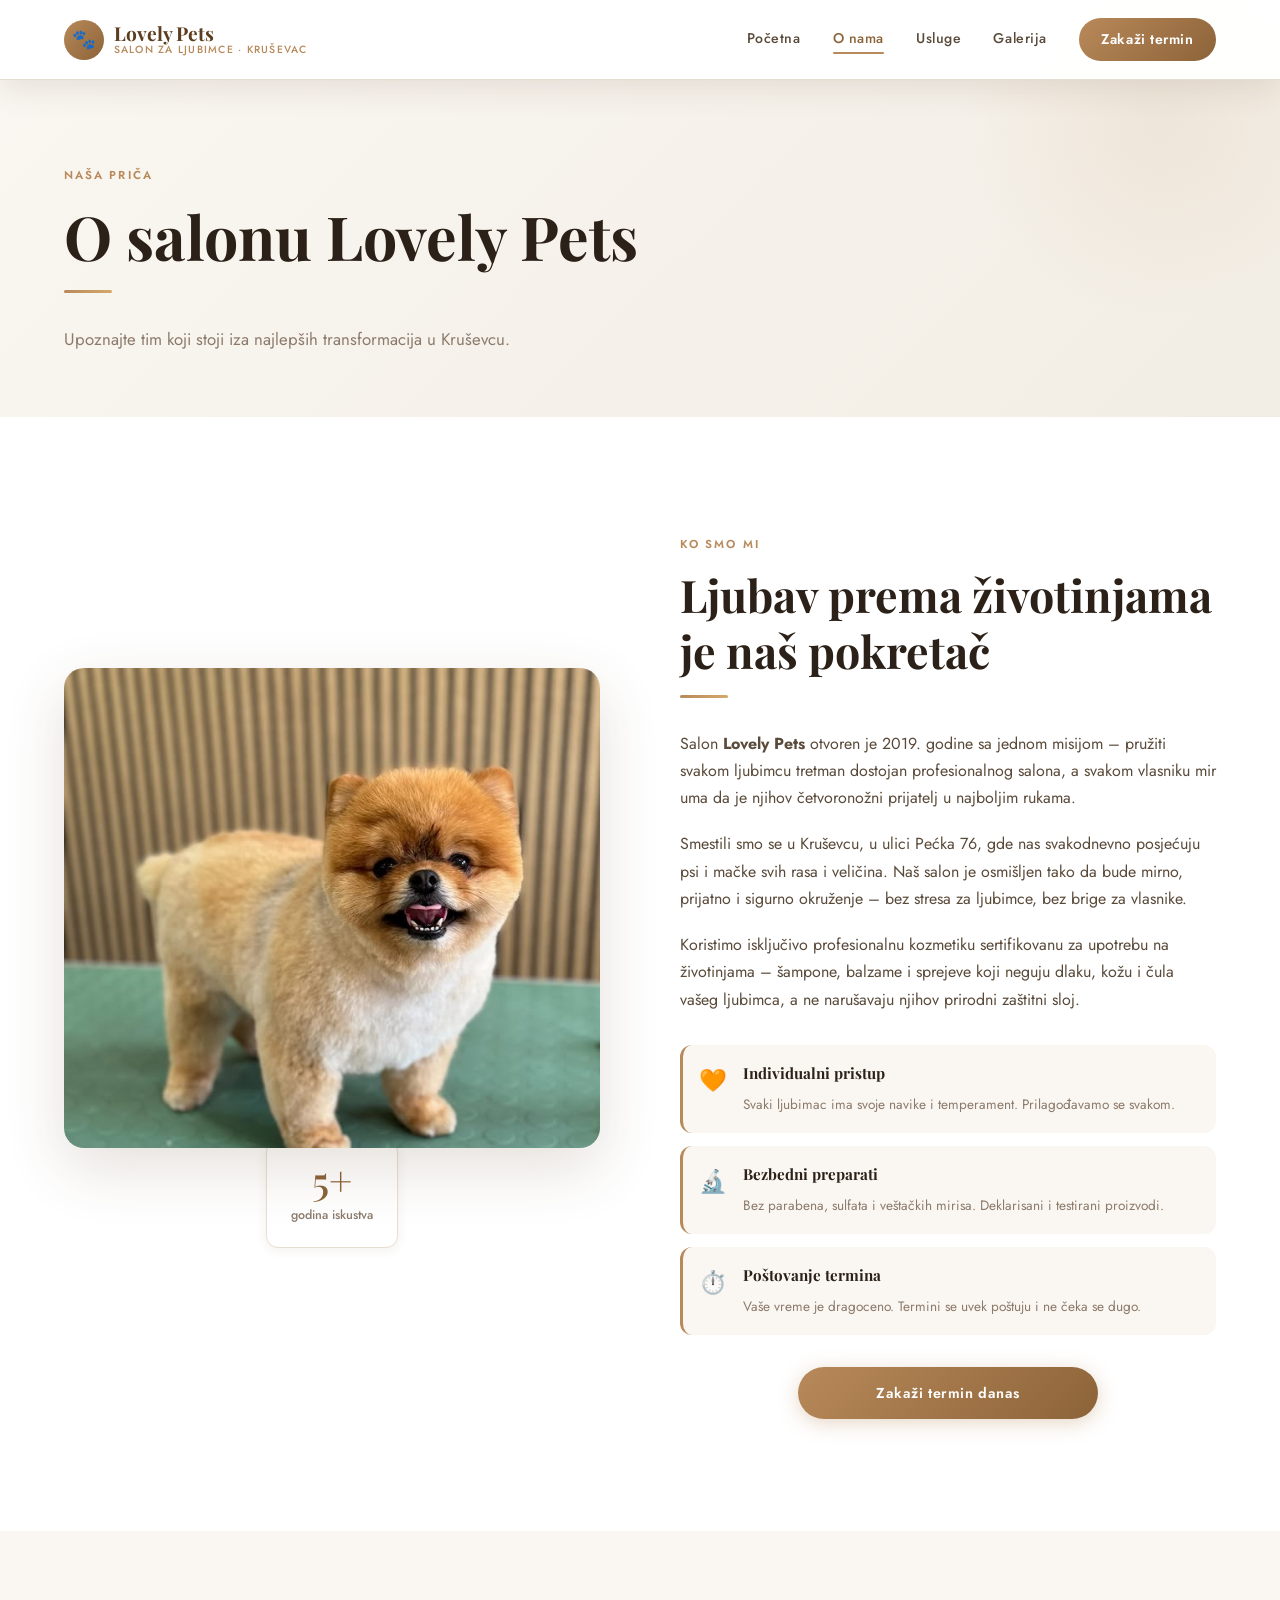
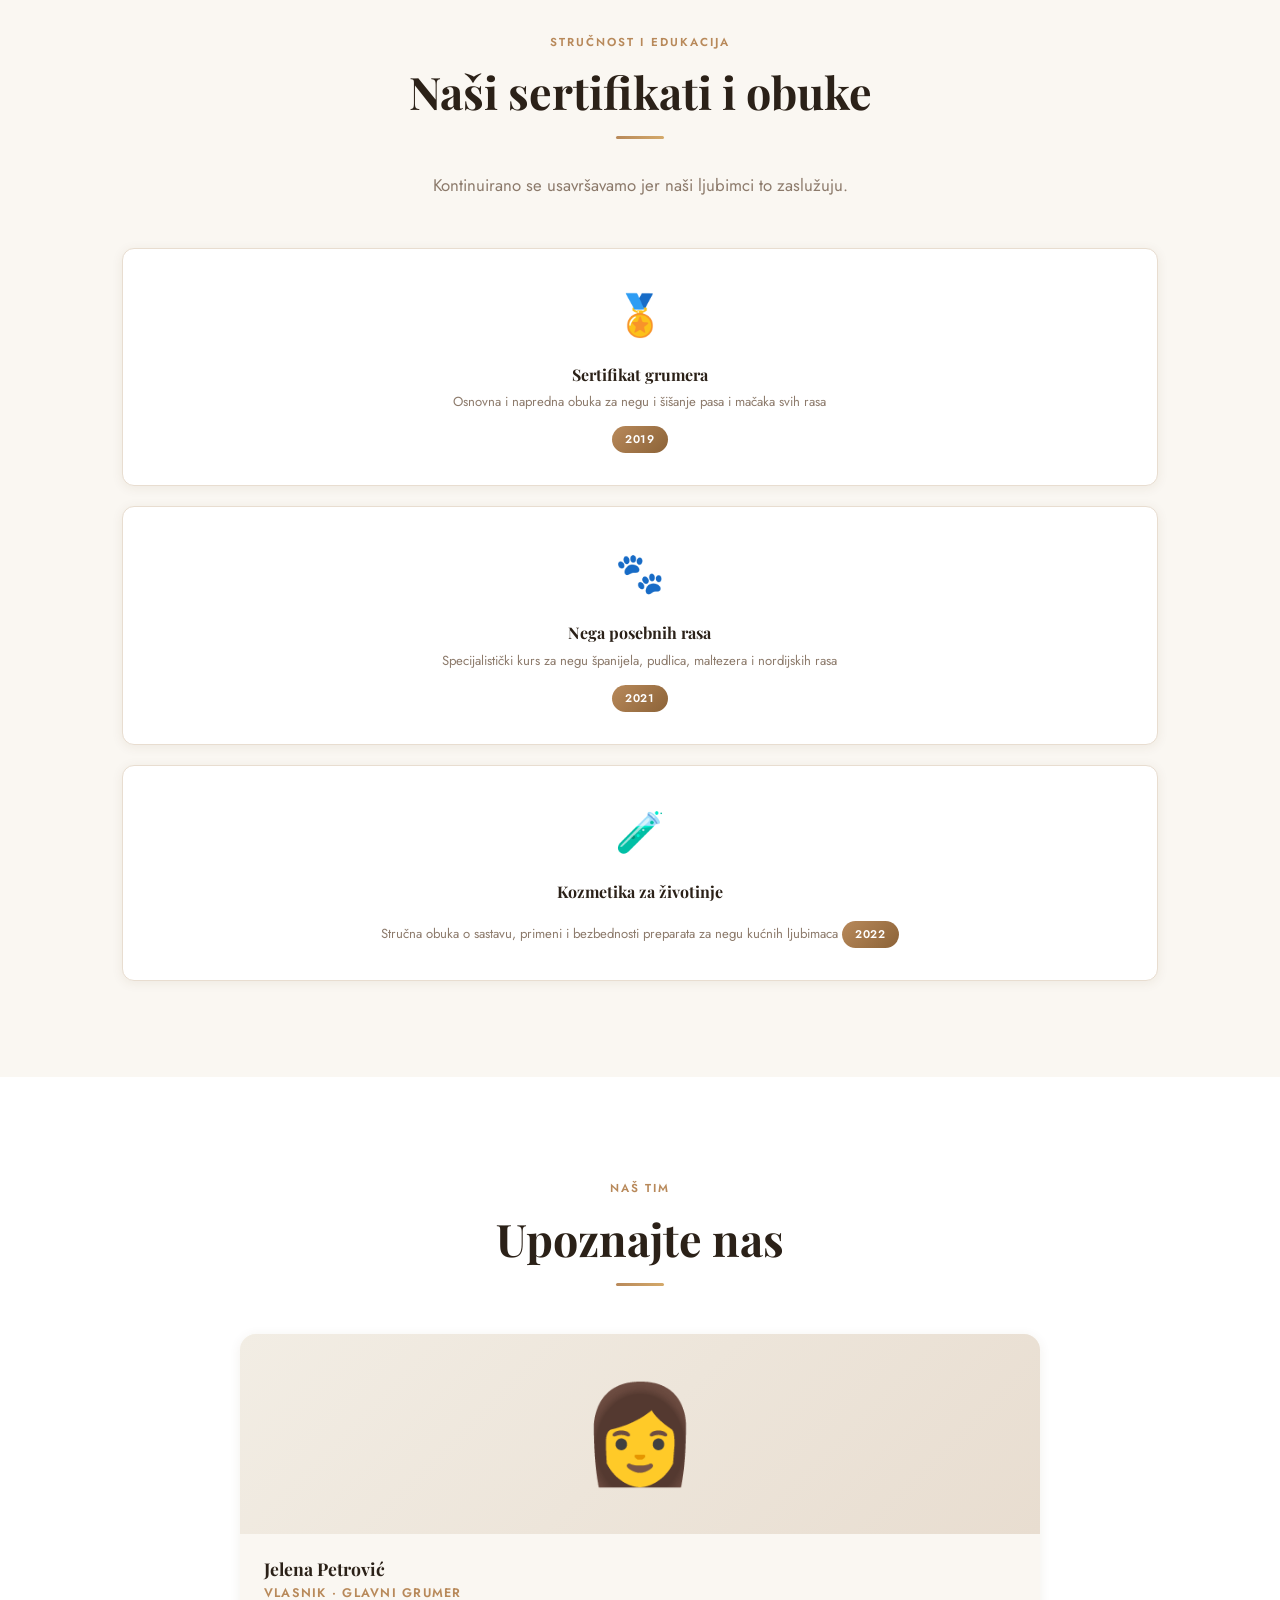
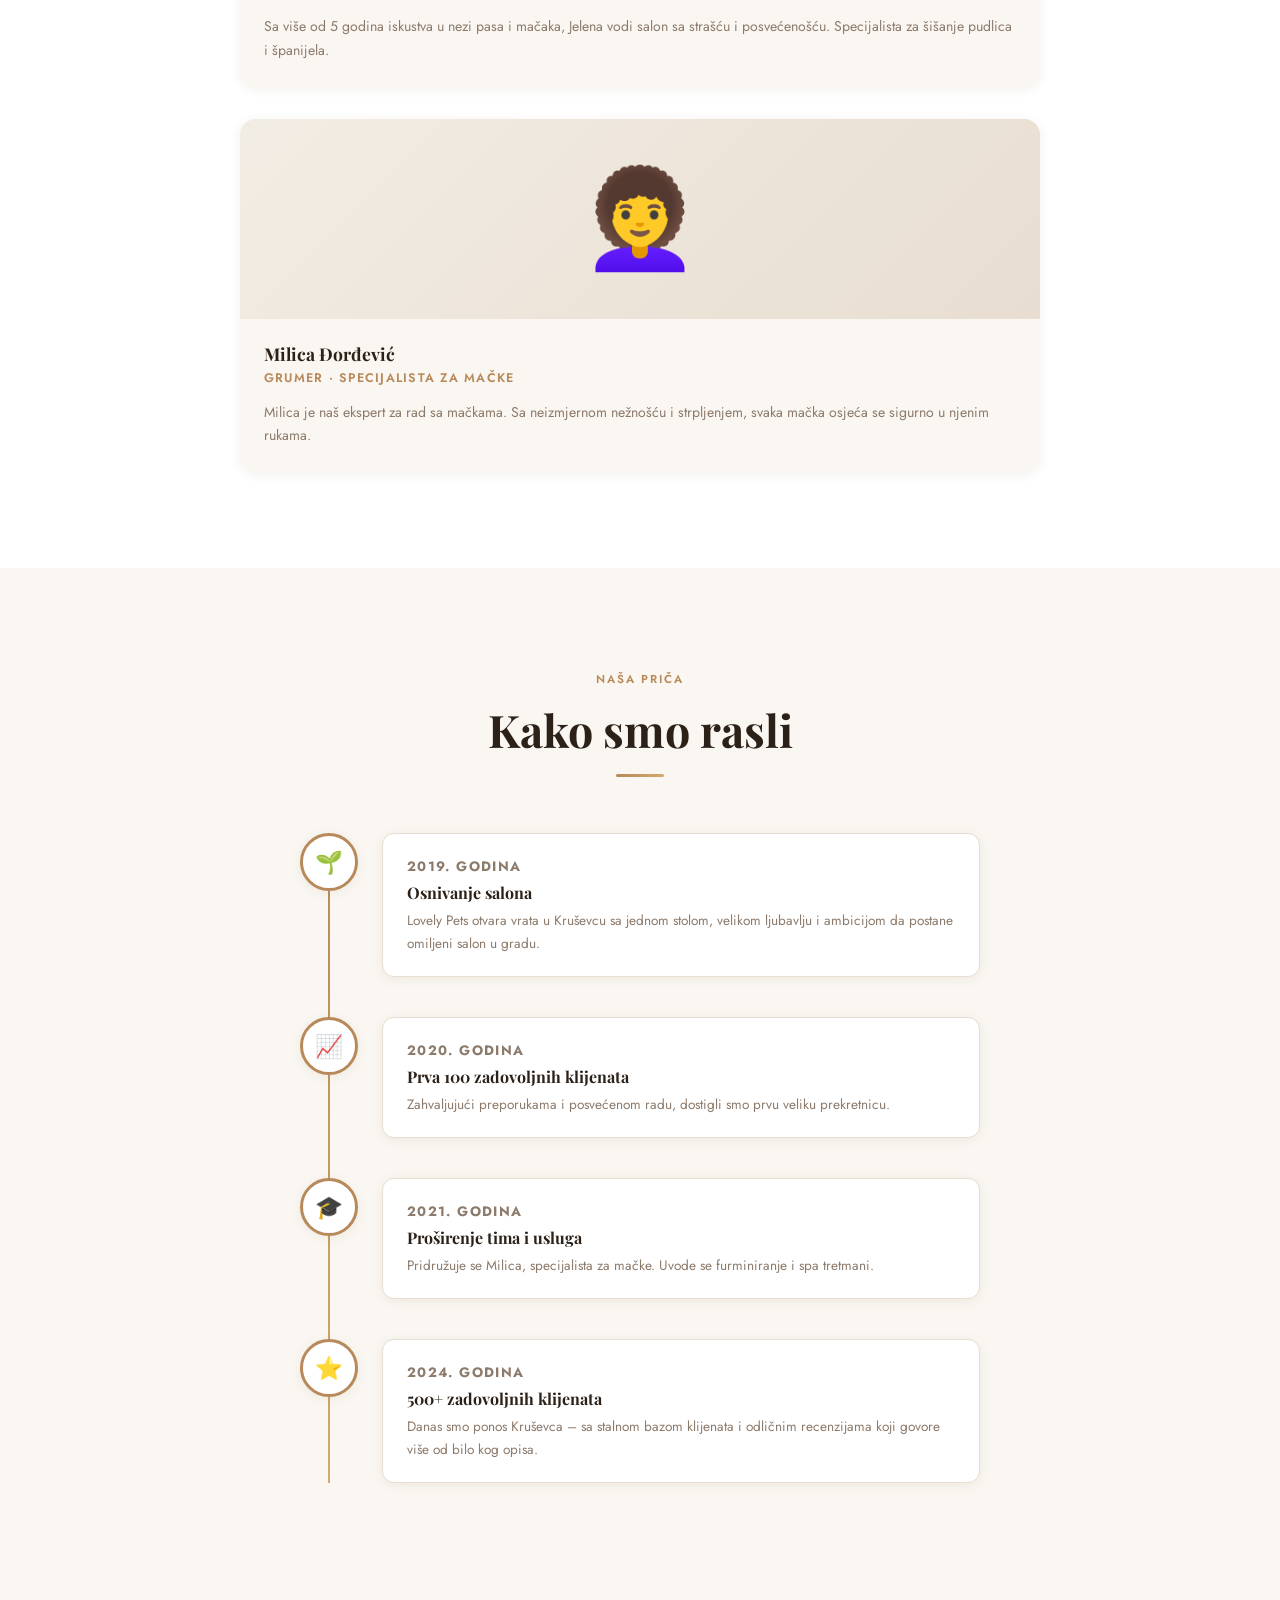
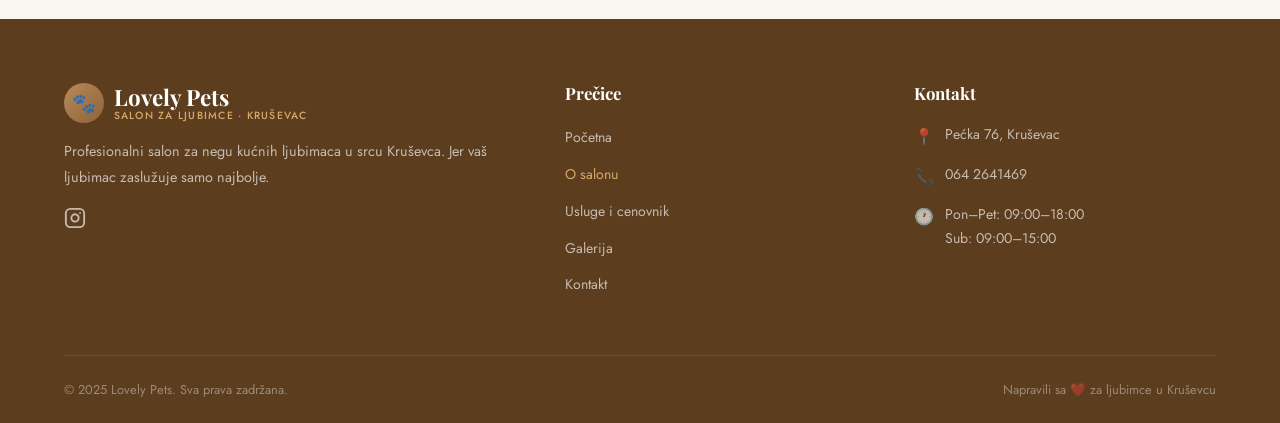
<file: o-nama.html>
<!DOCTYPE html>
<html lang="sr">
<head>
  <meta charset="UTF-8" />
  <meta name="viewport" content="width=device-width, initial-scale=1.0" />
  <meta name="description" content="O salonu Lovely Pets – naša priča, tim i sertifikati. Profesionalna nega kućnih ljubimaca u Kruševcu od 2019. godine." />
  <title>O nama | Lovely Pets – Salon za ljubimce Kruševac</title>
  <link rel="stylesheet" href="css/style.css" />
  <link rel="stylesheet" href="css/responsive.css" />
  <link rel="icon" href="data:image/svg+xml,%3Csvg%20xmlns%3D%22http%3A%2F%2Fwww.w3.org%2F2000%2Fsvg%22%20viewBox%3D%220%200%2064%2064%22%3E%3Cdefs%3E%3ClinearGradient%20id%3D%22g%22%20x1%3D%220%25%22%20y1%3D%220%25%22%20x2%3D%22100%25%22%20y2%3D%22100%25%22%3E%3Cstop%20offset%3D%220%25%22%20stop-color%3D%22%23b8895a%22%2F%3E%3Cstop%20offset%3D%22100%25%22%20stop-color%3D%22%238c6338%22%2F%3E%3C%2FlinearGradient%3E%3C%2Fdefs%3E%3Ccircle%20cx%3D%2232%22%20cy%3D%2232%22%20r%3D%2232%22%20fill%3D%22url%28%23g%29%22%2F%3E%3Ctext%20x%3D%2232%22%20y%3D%2240%22%20font-size%3D%2236%22%20text-anchor%3D%22middle%22%20font-family%3D%22serif%22%3E%F0%9F%90%BE%3C%2Ftext%3E%3C%2Fsvg%3E" type="image/svg+xml" />
  <style>
    /* ── About stranica lokalni stilovi ── */
    .about-intro { padding: 7rem 0; background: var(--white); }
    .about-grid {
      display: grid;
      grid-template-columns: 1fr 1fr;
      gap: 5rem;
      align-items: center;
    }
    .about-image-col { position: relative; }
    .about-img-main {
      border-radius: 20px;
      overflow: hidden;
      height: 480px;
      position: relative;
      box-shadow: var(--shadow-lg);
    }
    .about-img-main img {
      width: 100%;
      height: 100%;
      object-fit: cover;
      display: block;
    }
    .about-img-badge {
      position: absolute;
      bottom: -1.5rem;
      right: -1.5rem;
      background: var(--white);
      border-radius: var(--radius);
      padding: 1.2rem 1.5rem;
      box-shadow: var(--shadow-md);
      border: 1px solid var(--border);
      text-align: center;
    }
    .about-img-badge .num {
      font-family: var(--font-display);
      font-size: 2.5rem;
      color: var(--gold-dark);
      line-height: 1;
      display: block;
    }
    .about-img-badge span {
      font-size: 0.78rem;
      color: var(--text-light);
      font-weight: 500;
    }
    .about-text-col .section-sub { max-width: 100%; }
    .about-text-col p { margin-bottom: 1.2rem; }
    .about-values {
      display: flex;
      flex-direction: column;
      gap: 1rem;
      margin: 2rem 0;
    }
    .about-value-item {
      display: flex;
      align-items: flex-start;
      gap: 1rem;
      padding: 1rem 1.2rem;
      background: var(--cream);
      border-radius: var(--radius);
      border-left: 3px solid var(--gold);
    }
    .about-value-item .vi-icon { font-size: 1.4rem; flex-shrink: 0; }
    .about-value-item .vi-text strong {
      display: block;
      font-family: var(--font-display);
      font-size: 0.95rem;
      color: var(--text-dark);
      margin-bottom: 0.2rem;
    }
    .about-value-item .vi-text span {
      font-size: 0.85rem;
      color: var(--text-light);
    }

    /* Sertifikati */
    .certs-section { padding: 6rem 0; background: var(--cream); }
    .certs-section .section-header { text-align: center; margin-bottom: 3rem; }
    .certs-section .section-header .divider { margin: 1rem auto 2rem; }
    .certs-grid {
      display: grid;
      grid-template-columns: repeat(3, 1fr);
      gap: 1.5rem;
    }
    .cert-card {
      background: var(--white);
      border-radius: var(--radius);
      padding: 2rem;
      text-align: center;
      border: 1px solid var(--border);
      box-shadow: var(--shadow-sm);
      transition: var(--transition);
    }
    .cert-card:hover {
      transform: translateY(-4px);
      box-shadow: var(--shadow-md);
    }
    .cert-icon {
      font-size: 2.5rem;
      margin-bottom: 1rem;
      display: block;
    }
    .cert-card h3 {
      font-size: 1rem;
      color: var(--text-dark);
      margin-bottom: 0.4rem;
    }
    .cert-card p {
      font-size: 0.82rem;
      color: var(--text-light);
    }
    .cert-badge {
      display: inline-block;
      margin-top: 0.8rem;
      padding: 0.25rem 0.8rem;
      background: linear-gradient(135deg, var(--gold), var(--gold-dark));
      color: #fff;
      font-size: 0.7rem;
      font-weight: 600;
      letter-spacing: 0.08em;
      border-radius: 20px;
    }

    /* Tim */
    .team-section { padding: 6rem 0; background: var(--white); }
    .team-section .section-header { text-align: center; margin-bottom: 3rem; }
    .team-section .section-header .divider { margin: 1rem auto 2rem; }
    .team-grid {
      display: grid;
      grid-template-columns: repeat(2, 1fr);
      gap: 2rem;
      max-width: 800px;
      margin: 0 auto;
    }
    .team-card {
      background: var(--cream);
      border-radius: 16px;
      overflow: hidden;
      box-shadow: var(--shadow-sm);
      transition: var(--transition);
    }
    .team-card:hover { transform: translateY(-4px); box-shadow: var(--shadow-md); }
    .team-avatar {
      height: 200px;
      background: linear-gradient(135deg, var(--cream-dark), var(--border));
      display: flex;
      align-items: center;
      justify-content: center;
      font-size: 6rem;
    }
    .team-info { padding: 1.5rem; }
    .team-info h3 { font-size: 1.1rem; color: var(--text-dark); margin-bottom: 0.2rem; }
    .team-info .role {
      font-size: 0.78rem;
      font-weight: 600;
      letter-spacing: 0.1em;
      text-transform: uppercase;
      color: var(--gold);
      margin-bottom: 0.7rem;
    }
    .team-info p { font-size: 0.88rem; color: var(--text-light); }

    /* Priča vremenski tok */
    .story-section { padding: 6rem 0; background: var(--cream); }
    .story-section .section-header { text-align: center; margin-bottom: 3.5rem; }
    .story-section .section-header .divider { margin: 1rem auto 2rem; }
    .timeline {
      position: relative;
      max-width: 680px;
      margin: 0 auto;
    }
    .timeline::before {
      content: '';
      position: absolute;
      top: 0; bottom: 0;
      left: 28px;
      width: 2px;
      background: linear-gradient(180deg, var(--gold), var(--gold-light));
    }
    .timeline-item {
      display: flex;
      gap: 1.5rem;
      margin-bottom: 2.5rem;
      position: relative;
    }
    .tl-dot {
      width: 58px;
      height: 58px;
      background: var(--white);
      border: 3px solid var(--gold);
      border-radius: 50%;
      display: flex;
      align-items: center;
      justify-content: center;
      font-size: 1.4rem;
      flex-shrink: 0;
      position: relative;
      z-index: 1;
      box-shadow: var(--shadow-sm);
    }
    .tl-content {
      background: var(--white);
      border-radius: var(--radius);
      padding: 1.3rem 1.5rem;
      flex: 1;
      box-shadow: var(--shadow-sm);
      border: 1px solid var(--border);
    }
    .tl-year {
      font-size: 0.72rem;
      font-weight: 700;
      letter-spacing: 0.1em;
      text-transform: uppercase;
      color: var(--gold);
      margin-bottom: 0.3rem;
    }
    .tl-content h4 { font-size: 1rem; color: var(--text-dark); margin-bottom: 0.4rem; }
    .tl-content p  { font-size: 0.85rem; color: var(--text-light); }
  </style>
</head>
<body>

  <!-- ════════════════ NAVBAR ════════════════ -->
  <header class="navbar" role="banner">
    <div class="container">
      <a href="index.html" class="nav-logo" aria-label="Lovely Pets – početna">
        <div class="logo-icon">🐾</div>
        <div class="logo-text">
          <span class="logo-name">Lovely Pets</span>
          <span class="logo-sub">Salon za ljubimce · Kruševac</span>
        </div>
      </a>
      <nav class="nav-links" aria-label="Glavna navigacija">
        <a href="index.html">Početna</a>
        <a href="o-nama.html" class="active">O nama</a>
        <a href="usluge.html">Usluge</a>
        <a href="galerija.html">Galerija</a>
        <a href="kontakt.html" class="nav-cta">Zakaži termin</a>
      </nav>
      <button class="hamburger" aria-label="Otvori meni" aria-expanded="false">
        <span></span><span></span><span></span>
      </button>
    </div>
  </header>
  <nav class="nav-mobile" aria-label="Mobilna navigacija">
    <a href="index.html">Početna</a>
    <a href="o-nama.html" class="active">O nama</a>
    <a href="usluge.html">Usluge i cenovnik</a>
    <a href="galerija.html">Galerija</a>
    <a href="kontakt.html">Zakaži termin</a>
  </nav>

  <main>

    <!-- PAGE HEADER -->
    <section class="page-header">
      <div class="container">
        <span class="section-tag">Naša priča</span>
        <h1 class="section-title">O salonu Lovely Pets</h1>
        <div class="divider"></div>
        <p class="section-sub">Upoznajte tim koji stoji iza najlepših transformacija u Kruševcu.</p>
      </div>
    </section>

    <!-- ════════════ O SALONU – UVOD ════════════ -->
    <section class="about-intro">
      <div class="container">
        <div class="about-grid">
          <div class="about-image-col reveal">
            <div class="about-img-main">
              <img src="assets/img/pas-o-nama.jpg" alt="Nega pasa u salonu Lovely Pets Kruševac" />
            </div>
            <div class="about-img-badge">
              <span class="num">5+</span>
              <span>godina iskustva</span>
            </div>
          </div>
          <div class="about-text-col reveal reveal-delay-2">
            <span class="section-tag">Ko smo mi</span>
            <h2 class="section-title">Ljubav prema životinjama je naš pokretač</h2>
            <div class="divider"></div>
            <p>
              Salon <strong>Lovely Pets</strong> otvoren je 2019. godine sa jednom misijom – 
              pružiti svakom ljubimcu tretman dostojan profesionalnog salona, a svakom vlasniku 
              mir uma da je njihov četvoronožni prijatelj u najboljim rukama.
            </p>
            <p>
              Smestili smo se u Kruševcu, u ulici Pećka 76, gde nas svakodnevno posjećuju 
              psi i mačke svih rasa i veličina. Naš salon je osmišljen tako da bude mirno, 
              prijatno i sigurno okruženje – bez stresa za ljubimce, bez brige za vlasnike.
            </p>
            <p>
              Koristimo isključivo profesionalnu kozmetiku sertifikovanu za upotrebu na životinjama – 
              šampone, balzame i sprejeve koji neguju dlaku, kožu i čula vašeg ljubimca, 
              a ne narušavaju njihov prirodni zaštitni sloj.
            </p>
            <div class="about-values">
              <div class="about-value-item">
                <span class="vi-icon">🧡</span>
                <div class="vi-text">
                  <strong>Individualni pristup</strong>
                  <span>Svaki ljubimac ima svoje navike i temperament. Prilagođavamo se svakom.</span>
                </div>
              </div>
              <div class="about-value-item">
                <span class="vi-icon">🔬</span>
                <div class="vi-text">
                  <strong>Bezbedni preparati</strong>
                  <span>Bez parabena, sulfata i veštačkih mirisa. Deklarisani i testirani proizvodi.</span>
                </div>
              </div>
              <div class="about-value-item">
                <span class="vi-icon">⏱️</span>
                <div class="vi-text">
                  <strong>Poštovanje termina</strong>
                  <span>Vaše vreme je dragoceno. Termini se uvek poštuju i ne čeka se dugo.</span>
                </div>
              </div>
            </div>
            <a href="kontakt.html" class="btn btn-primary">Zakaži termin danas</a>
          </div>
        </div>
      </div>
    </section>

    <!-- ════════════ SERTIFIKATI ════════════ -->
    <section class="certs-section" aria-labelledby="certs-heading">
      <div class="container">
        <div class="section-header reveal">
          <span class="section-tag">Stručnost i edukacija</span>
          <h2 class="section-title" id="certs-heading">Naši sertifikati i obuke</h2>
          <div class="divider"></div>
          <p class="section-sub" style="margin:0 auto; max-width:540px;">
            Kontinuirano se usavršavamo jer naši ljubimci to zaslužuju.
          </p>
        </div>
        <div class="certs-grid">
          <div class="cert-card reveal reveal-delay-1">
            <span class="cert-icon">🏅</span>
            <h3>Sertifikat grumera</h3>
            <p>Osnovna i napredna obuka za negu i šišanje pasa i mačaka svih rasa</p>
            <span class="cert-badge">2019</span>
          </div>
          <div class="cert-card reveal reveal-delay-2">
            <span class="cert-icon">🐾</span>
            <h3>Nega posebnih rasa</h3>
            <p>Specijalistički kurs za negu španijela, pudlica, maltezera i nordijskih rasa</p>
            <span class="cert-badge">2021</span>
          </div>
          <div class="cert-card reveal reveal-delay-3">
            <span class="cert-icon">🧪</span>
            <h3>Kozmetika za životinje</h3>
            <p>Stručna obuka o sastavu, primeni i bezbednosti preparata za negu kućnih ljubimaca</span>
            <span class="cert-badge">2022</span>
          </div>
        </div>
      </div>
    </section>

    <!-- ════════════ TIM ════════════ -->
    <section class="team-section" aria-labelledby="team-heading">
      <div class="container">
        <div class="section-header reveal">
          <span class="section-tag">Naš tim</span>
          <h2 class="section-title" id="team-heading">Upoznajte nas</h2>
          <div class="divider"></div>
        </div>
        <div class="team-grid">
          <div class="team-card reveal reveal-delay-1">
            <div class="team-avatar">👩</div>
            <div class="team-info">
              <h3>Jelena Petrović</h3>
              <p class="role">Vlasnik · Glavni grumer</p>
              <p>Sa više od 5 godina iskustva u nezi pasa i mačaka, Jelena vodi salon sa strašću i posvećenošću. Specijalista za šišanje pudlica i španijela.</p>
            </div>
          </div>
          <div class="team-card reveal reveal-delay-2">
            <div class="team-avatar">👩‍🦱</div>
            <div class="team-info">
              <h3>Milica Đorđević</h3>
              <p class="role">Grumer · Specijalista za mačke</p>
              <p>Milica je naš ekspert za rad sa mačkama. Sa neizmjernom nežnošću i strpljenjem, svaka mačka osjeća se sigurno u njenim rukama.</p>
            </div>
          </div>
        </div>
      </div>
    </section>

    <!-- ════════════ NAŠA PRIČA – TIMELINE ════════════ -->
    <section class="story-section" aria-labelledby="story-heading">
      <div class="container">
        <div class="section-header reveal">
          <span class="section-tag">Naša priča</span>
          <h2 class="section-title" id="story-heading">Kako smo rasli</h2>
          <div class="divider"></div>
        </div>
        <div class="timeline">
          <div class="timeline-item reveal">
            <div class="tl-dot">🌱</div>
            <div class="tl-content">
              <p class="tl-year">2019. godina</p>
              <h4>Osnivanje salona</h4>
              <p>Lovely Pets otvara vrata u Kruševcu sa jednom stolom, velikom ljubavlju i ambicijom da postane omiljeni salon u gradu.</p>
            </div>
          </div>
          <div class="timeline-item reveal reveal-delay-1">
            <div class="tl-dot">📈</div>
            <div class="tl-content">
              <p class="tl-year">2020. godina</p>
              <h4>Prva 100 zadovoljnih klijenata</h4>
              <p>Zahvaljujući preporukama i posvećenom radu, dostigli smo prvu veliku prekretnicu.</p>
            </div>
          </div>
          <div class="timeline-item reveal reveal-delay-2">
            <div class="tl-dot">🎓</div>
            <div class="tl-content">
              <p class="tl-year">2021. godina</p>
              <h4>Proširenje tima i usluga</h4>
              <p>Pridružuje se Milica, specijalista za mačke. Uvode se furminiranje i spa tretmani.</p>
            </div>
          </div>
          <div class="timeline-item reveal reveal-delay-3">
            <div class="tl-dot">⭐</div>
            <div class="tl-content">
              <p class="tl-year">2024. godina</p>
              <h4>500+ zadovoljnih klijenata</h4>
              <p>Danas smo ponos Kruševca – sa stalnom bazom klijenata i odličnim recenzijama koji govore više od bilo kog opisa.</p>
            </div>
          </div>
        </div>
      </div>
    </section>

  </main>

  <!-- ════════════════ FOOTER ════════════════ -->
  <footer role="contentinfo">
    <div class="container">
      <div class="footer-grid">
        <div class="footer-brand">
          <div class="nav-logo" style="margin-bottom:1rem;">
            <div class="logo-icon">🐾</div>
            <div class="logo-text">
              <span class="logo-name">Lovely Pets</span>
              <span class="logo-sub">Salon za ljubimce · Kruševac</span>
            </div>
          </div>
          <p>Profesionalni salon za negu kućnih ljubimaca u srcu Kruševca. Jer vaš ljubimac zaslužuje samo najbolje.</p>
          <a
            href="https://www.instagram.com/lovely_pets_groomer?utm_source=ig_web_button_share_sheet&igsh=ZDNlZDc0MzIxNw=="
            target="_blank"
            rel="noopener noreferrer"
            class="ig-link"
            aria-label="Pratite nas na Instagramu">
            <svg xmlns="http://www.w3.org/2000/svg" width="22" height="22" viewBox="0 0 24 24" fill="none" stroke="currentColor" stroke-width="2" stroke-linecap="round" stroke-linejoin="round">
              <rect x="2" y="2" width="20" height="20" rx="5" ry="5"></rect>
              <path d="M16 11.37A4 4 0 1 1 12.63 8 4 4 0 0 1 16 11.37z"></path>
              <line x1="17.5" y1="6.5" x2="17.51" y2="6.5"></line>
            </svg>
          </a>
        </div>
        <div class="footer-col">
          <h4>Prečice</h4>
          <ul>
            <li><a href="index.html">Početna</a></li>
            <li><a href="o-nama.html" class="active">O salonu</a></li>
            <li><a href="usluge.html">Usluge i cenovnik</a></li>
            <li><a href="galerija.html">Galerija</a></li>
            <li><a href="kontakt.html">Kontakt</a></li>
          </ul>
        </div>
        <div class="footer-col">
          <h4>Kontakt</h4>
          <div class="contact-item">
            <span class="icon">📍</span>
            <span>Pećka 76, Kruševac</span>
          </div>
          <div class="contact-item">
            <span class="icon">📞</span>
            <a href="tel:0642641469" style="color:rgba(255,255,255,0.65);">064 2641469</a>
          </div>
          <div class="contact-item">
            <span class="icon">🕐</span>
            <span>Pon–Pet: 09:00–18:00<br>Sub: 09:00–15:00</span>
          </div>
        </div>
      </div>
      <div class="footer-bottom">
        <span>© 2025 Lovely Pets. Sva prava zadržana.</span>
        <span>Napravili sa ❤️ za ljubimce u Kruševcu</span>
          </div>
        </div>
  </footer>

  <script src="js/main.js"></script>
</body>
</html>
</file>
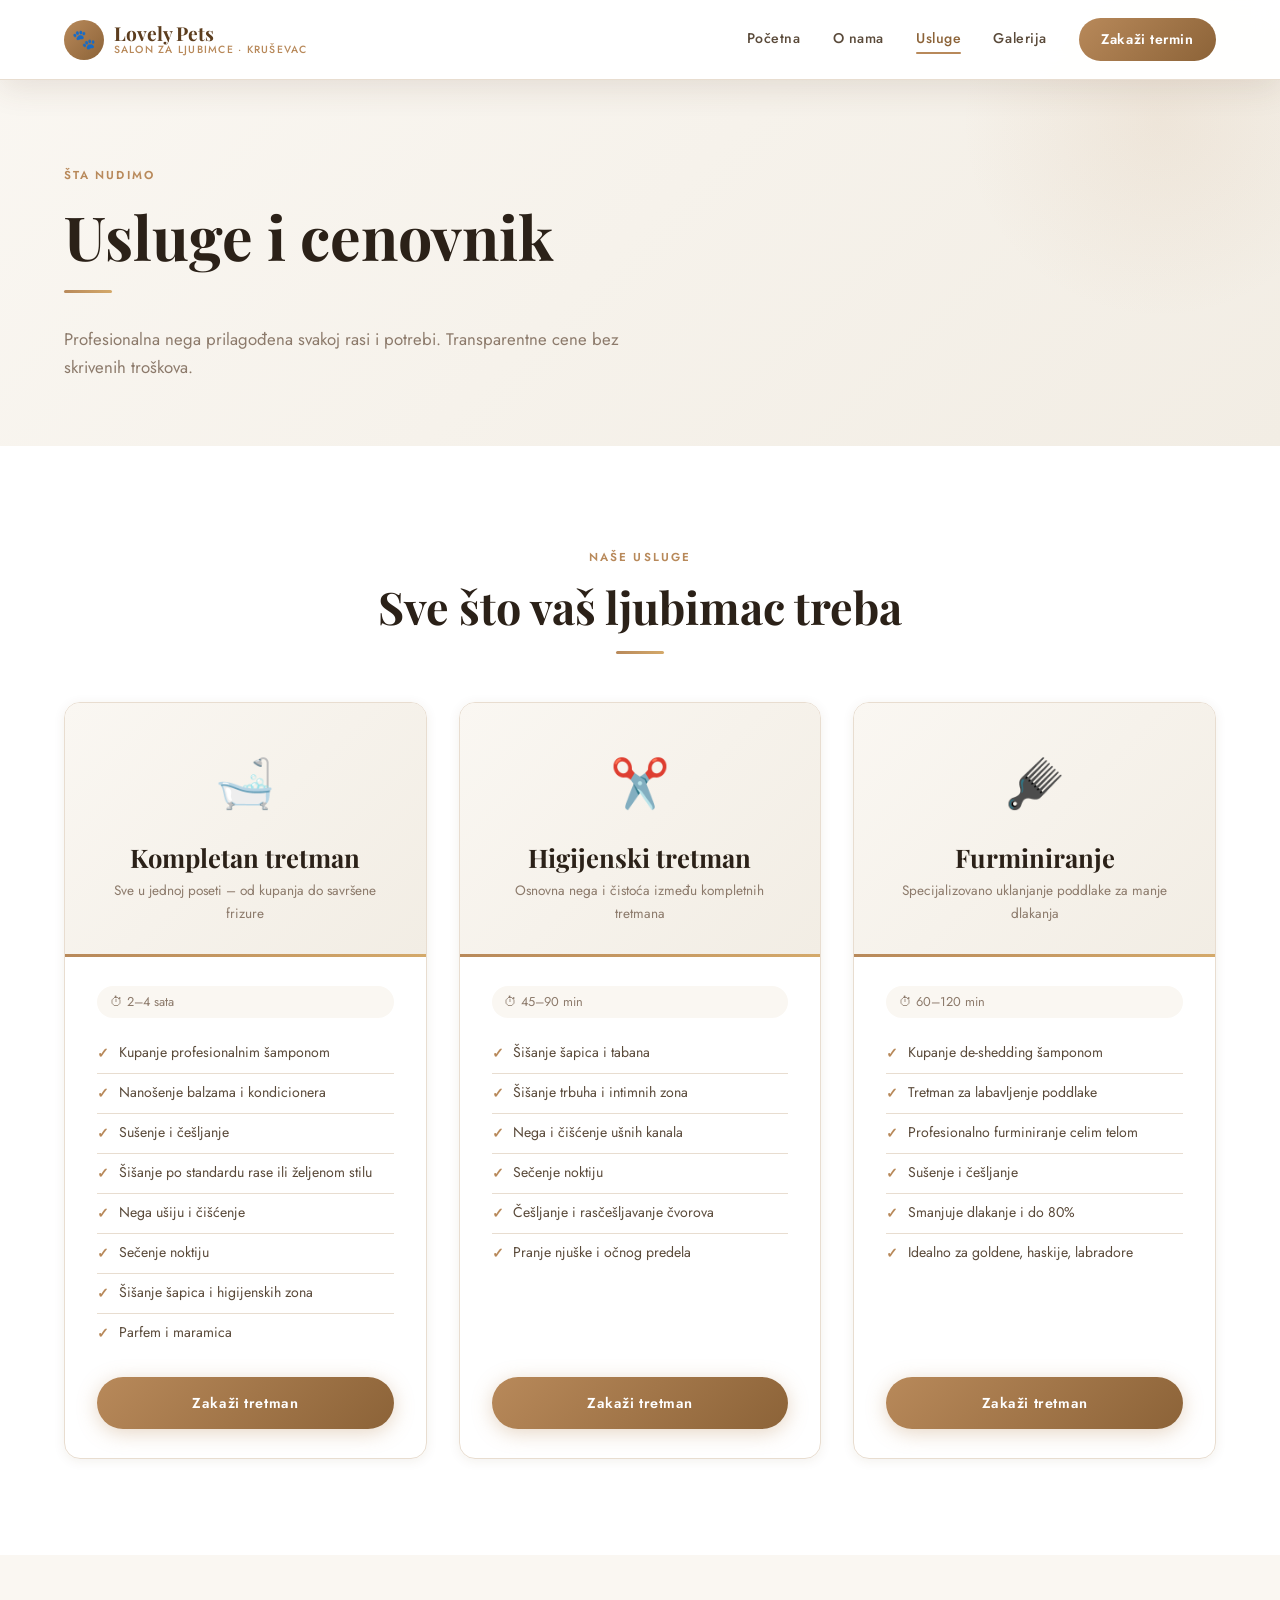
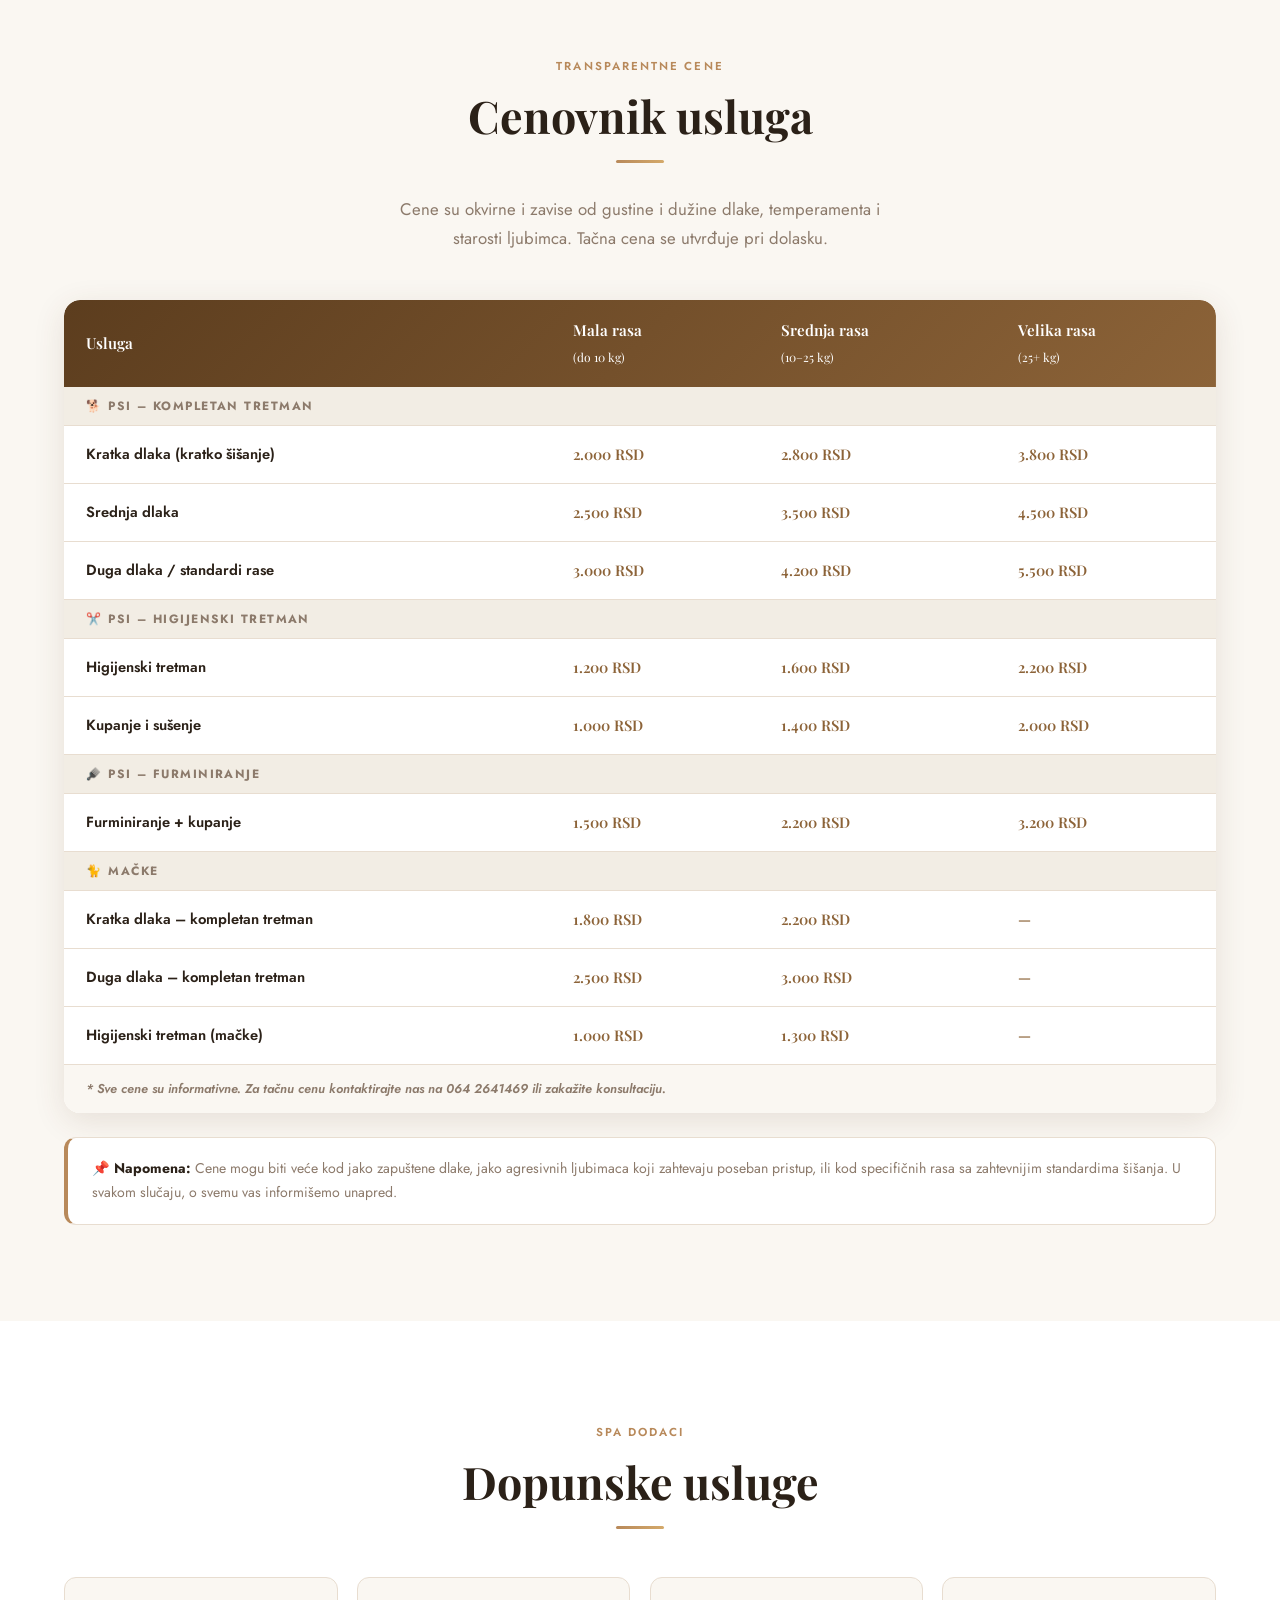
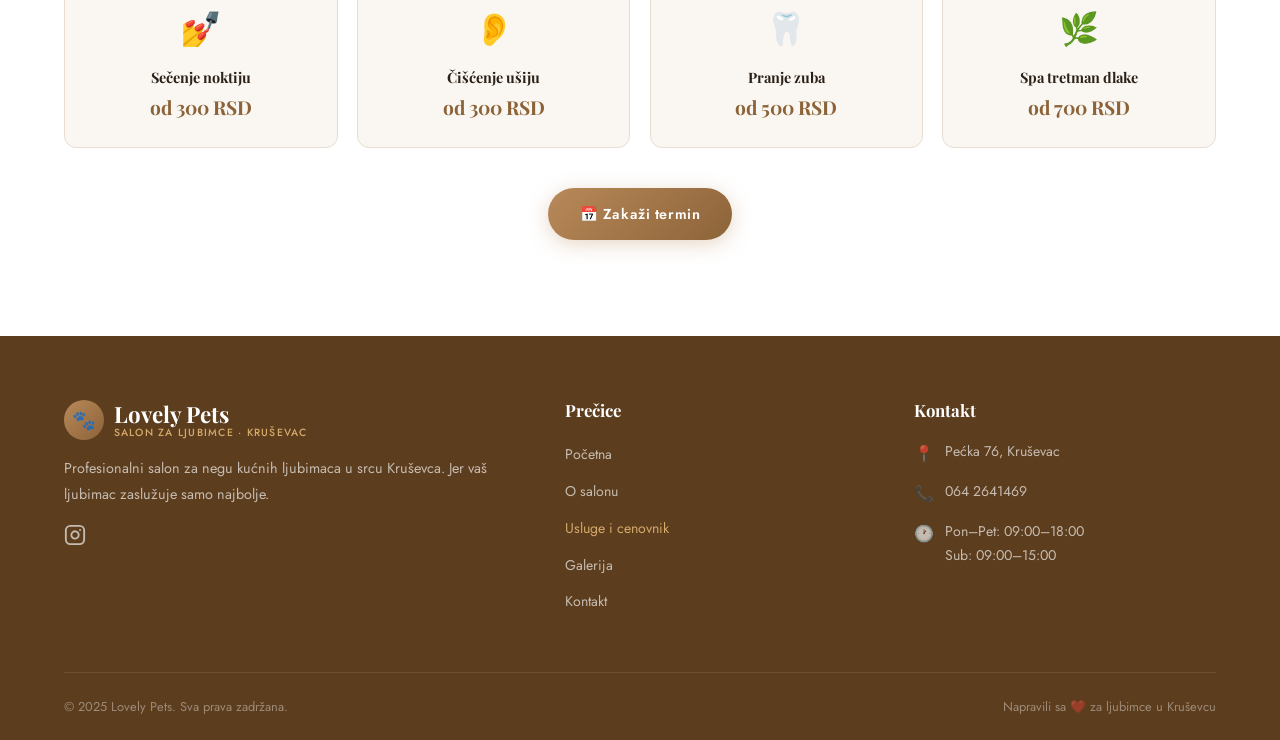
<file: usluge.html>
<!DOCTYPE html>
<html lang="sr">
<head>
  <meta charset="UTF-8" />
  <meta name="viewport" content="width=device-width, initial-scale=1.0" />
  <meta name="description" content="Usluge i cenovnik salona Lovely Pets Kruševac – kompletan tretman, higijenski tretman, furminiranje. Cene za male, srednje i velike rase." />
  <title>Usluge i cenovnik | Lovely Pets – Kruševac</title>
  <link rel="icon" href="data:image/svg+xml,%3Csvg%20xmlns%3D%22http%3A%2F%2Fwww.w3.org%2F2000%2Fsvg%22%20viewBox%3D%220%200%2064%2064%22%3E%3Cdefs%3E%3ClinearGradient%20id%3D%22g%22%20x1%3D%220%25%22%20y1%3D%220%25%22%20x2%3D%22100%25%22%20y2%3D%22100%25%22%3E%3Cstop%20offset%3D%220%25%22%20stop-color%3D%22%23b8895a%22%2F%3E%3Cstop%20offset%3D%22100%25%22%20stop-color%3D%22%238c6338%22%2F%3E%3C%2FlinearGradient%3E%3C%2Fdefs%3E%3Ccircle%20cx%3D%2232%22%20cy%3D%2232%22%20r%3D%2232%22%20fill%3D%22url%28%23g%29%22%2F%3E%3Ctext%20x%3D%2232%22%20y%3D%2240%22%20font-size%3D%2236%22%20text-anchor%3D%22middle%22%20font-family%3D%22serif%22%3E%F0%9F%90%BE%3C%2Ftext%3E%3C%2Fsvg%3E" type="image/svg+xml" />
  <link rel="stylesheet" href="css/style.css" />
  <link rel="stylesheet" href="css/responsive.css" />
  <style>
    /* ── Usluge lokalni stilovi ── */
    .services-detail { padding: 6rem 0; background: var(--white); }
    .services-detail-grid {
      display: grid;
      grid-template-columns: repeat(3, 1fr);
      gap: 2rem;
      margin-top: 3rem;
    }
    .service-detail-card {
      border-radius: 16px;
      border: 1px solid var(--border);
      overflow: hidden;
      box-shadow: var(--shadow-sm);
      transition: var(--transition);
      display: flex;
      flex-direction: column;
    }
    .service-detail-card:hover {
      transform: translateY(-6px);
      box-shadow: var(--shadow-md);
    }
    .sdc-header {
      padding: 2.5rem 2rem 2rem;
      background: linear-gradient(135deg, var(--cream), var(--cream-dark));
      text-align: center;
      position: relative;
    }
    .sdc-header::after {
      content: '';
      position: absolute;
      bottom: 0; left: 0; right: 0;
      height: 3px;
      background: linear-gradient(90deg, var(--gold), var(--gold-light));
    }
    .sdc-icon { font-size: 3rem; display: block; margin-bottom: 1rem; }
    .sdc-header h3 { color: var(--text-dark); margin-bottom: 0.4rem; }
    .sdc-header p { font-size: 0.85rem; color: var(--text-light); }
    .sdc-body {
      padding: 1.8rem 2rem;
      flex: 1;
      display: flex;
      flex-direction: column;
    }
    .sdc-includes {
      margin: 0 0 1.5rem;
      flex: 1;
    }
    .sdc-includes li {
      display: flex;
      align-items: flex-start;
      gap: 0.6rem;
      padding: 0.45rem 0;
      font-size: 0.88rem;
      color: var(--text-mid);
      border-bottom: 1px solid var(--border);
    }
    .sdc-includes li:last-child { border-bottom: none; }
    .sdc-includes li::before {
      content: '✓';
      color: var(--gold);
      font-weight: 700;
      flex-shrink: 0;
      margin-top: 0.05rem;
    }
    .sdc-duration {
      display: inline-flex;
      align-items: center;
      gap: 0.4rem;
      font-size: 0.8rem;
      color: var(--text-light);
      background: var(--cream);
      padding: 0.3rem 0.8rem;
      border-radius: 20px;
      margin-bottom: 1rem;
    }
    .sdc-cta {
      margin-top: auto;
    }
    .sdc-cta .btn { width: 100%; justify-content: center; }

    /* Cenovnik tabela */
    .pricing-section { padding: 6rem 0; background: var(--cream); }
    .pricing-section .section-header { text-align: center; margin-bottom: 3rem; }
    .pricing-section .section-header .divider { margin: 1rem auto 2rem; }

    .price-table-wrap {
      overflow-x: auto;
      border-radius: 16px;
      box-shadow: var(--shadow-md);
    }
    .price-table {
      width: 100%;
      border-collapse: collapse;
      background: var(--white);
      font-size: 0.92rem;
    }
    .price-table thead { background: linear-gradient(135deg, var(--brown), var(--gold-dark)); }
    .price-table thead th {
      padding: 1.1rem 1.4rem;
      text-align: left;
      font-family: var(--font-display);
      font-size: 0.95rem;
      font-weight: 600;
      color: var(--white);
      white-space: nowrap;
    }
    .price-table thead th:first-child { border-radius: 16px 0 0 0; }
    .price-table thead th:last-child  { border-radius: 0 16px 0 0; }
    .price-table tbody tr {
      border-bottom: 1px solid var(--border);
      transition: background var(--transition);
    }
    .price-table tbody tr:last-child { border-bottom: none; }
    .price-table tbody tr:hover { background: var(--cream); }
    .price-table td {
      padding: 1rem 1.4rem;
      color: var(--text-mid);
      vertical-align: middle;
    }
    .price-table td:first-child {
      font-weight: 600;
      color: var(--text-dark);
    }
    .price-table .price-cell {
      font-family: var(--font-display);
      font-weight: 600;
      color: var(--gold-dark);
      white-space: nowrap;
    }
    .price-table .category-row td {
      background: var(--cream-dark);
      font-size: 0.75rem;
      font-weight: 700;
      letter-spacing: 0.12em;
      text-transform: uppercase;
      color: var(--text-light);
      padding: 0.55rem 1.4rem;
    }
    .price-table .note-row td {
      font-size: 0.8rem;
      color: var(--text-light);
      font-style: italic;
      padding: 0.8rem 1.4rem;
      background: var(--cream);
    }

    /* Napomena */
    .pricing-note {
      background: var(--white);
      border: 1px solid var(--border);
      border-left: 4px solid var(--gold);
      border-radius: var(--radius);
      padding: 1.2rem 1.5rem;
      margin-top: 1.5rem;
      font-size: 0.88rem;
      color: var(--text-light);
    }
    .pricing-note strong { color: var(--text-dark); }

    /* Dodaci */
    .addons-section { padding: 6rem 0; background: var(--white); }
    .addons-section .section-header { text-align: center; margin-bottom: 3rem; }
    .addons-section .section-header .divider { margin: 1rem auto 2rem; }
    .addons-grid {
      display: grid;
      grid-template-columns: repeat(4, 1fr);
      gap: 1.2rem;
    }
    .addon-card {
      border: 1px solid var(--border);
      border-radius: var(--radius);
      padding: 1.5rem;
      text-align: center;
      transition: var(--transition);
      background: var(--cream);
    }
    .addon-card:hover {
      border-color: var(--gold);
      box-shadow: var(--shadow-sm);
      transform: translateY(-3px);
    }
    .addon-icon { font-size: 2rem; display: block; margin-bottom: 0.7rem; }
    .addon-card h4 { font-size: 0.9rem; color: var(--text-dark); margin-bottom: 0.3rem; }
    .addon-card .addon-price {
      font-family: var(--font-display);
      font-size: 1.2rem;
      color: var(--gold-dark);
      font-weight: 700;
    }

    @media (max-width: 1024px) {
      .addons-grid { grid-template-columns: repeat(2, 1fr); }
    }
    @media (max-width: 768px) {
      .services-detail-grid { grid-template-columns: 1fr; }
      .addons-grid { grid-template-columns: repeat(2, 1fr); }
    }
    @media (max-width: 480px) {
      .addons-grid { grid-template-columns: 1fr; }
    }
  </style>
</head>
<body>

  <!-- ════════════════ NAVBAR ════════════════ -->
  <header class="navbar" role="banner">
    <div class="container">
      <a href="index.html" class="nav-logo" aria-label="Lovely Pets – početna">
        <div class="logo-icon">🐾</div>
        <div class="logo-text">
          <span class="logo-name">Lovely Pets</span>
          <span class="logo-sub">Salon za ljubimce · Kruševac</span>
        </div>
      </a>
      <nav class="nav-links" aria-label="Glavna navigacija">
        <a href="index.html">Početna</a>
        <a href="o-nama.html">O nama</a>
        <a href="usluge.html" class="active">Usluge</a>
        <a href="galerija.html">Galerija</a>
        <a href="kontakt.html" class="nav-cta">Zakaži termin</a>
      </nav>
      <button class="hamburger" aria-label="Otvori meni" aria-expanded="false">
        <span></span><span></span><span></span>
      </button>
    </div>
  </header>
  <nav class="nav-mobile" aria-label="Mobilna navigacija">
    <a href="index.html">Početna</a>
    <a href="o-nama.html">O nama</a>
    <a href="usluge.html" class="active">Usluge i cenovnik</a>
    <a href="galerija.html">Galerija</a>
    <a href="kontakt.html">Zakaži termin</a>
  </nav>

  <main>

    <!-- PAGE HEADER -->
    <section class="page-header">
      <div class="container">
        <span class="section-tag">Šta nudimo</span>
        <h1 class="section-title">Usluge i cenovnik</h1>
        <div class="divider"></div>
        <p class="section-sub">Profesionalna nega prilagođena svakoj rasi i potrebi. Transparentne cene bez skrivenih troškova.</p>
      </div>
    </section>

    <!-- ════════════ DETALJNE USLUGE ════════════ -->
    <section class="services-detail" aria-labelledby="services-detail-heading">
      <div class="container">
        <div style="text-align:center;" class="reveal">
          <span class="section-tag">Naše usluge</span>
          <h2 class="section-title" id="services-detail-heading">Sve što vaš ljubimac treba</h2>
          <div class="divider" style="margin: 1rem auto 0;"></div>
        </div>
        <div class="services-detail-grid">

          <!-- Kompletan tretman -->
          <article class="service-detail-card reveal reveal-delay-1">
            <div class="sdc-header">
              <span class="sdc-icon">🛁</span>
              <h3>Kompletan tretman</h3>
              <p>Sve u jednoj poseti – od kupanja do savršene frizure</p>
            </div>
            <div class="sdc-body">
              <span class="sdc-duration">⏱ 2–4 sata</span>
              <ul class="sdc-includes">
                <li>Kupanje profesionalnim šamponom</li>
                <li>Nanošenje balzama i kondicionera</li>
                <li>Sušenje i češljanje</li>
                <li>Šišanje po standardu rase ili željenom stilu</li>
                <li>Nega ušiju i čišćenje</li>
                <li>Sečenje noktiju</li>
                <li>Šišanje šapica i higijenskih zona</li>
                <li>Parfem i maramica</li>
              </ul>
              <div class="sdc-cta">
                <a href="kontakt.html" class="btn btn-primary">Zakaži tretman</a>
              </div>
            </div>
          </article>

          <!-- Higijenski tretman -->
          <article class="service-detail-card reveal reveal-delay-2">
            <div class="sdc-header">
              <span class="sdc-icon">✂️</span>
              <h3>Higijenski tretman</h3>
              <p>Osnovna nega i čistoća između kompletnih tretmana</p>
            </div>
            <div class="sdc-body">
              <span class="sdc-duration">⏱ 45–90 min</span>
              <ul class="sdc-includes">
                <li>Šišanje šapica i tabana</li>
                <li>Šišanje trbuha i intimnih zona</li>
                <li>Nega i čišćenje ušnih kanala</li>
                <li>Sečenje noktiju</li>
                <li>Češljanje i rasčešljavanje čvorova</li>
                <li>Pranje njuške i očnog predela</li>
              </ul>
              <div class="sdc-cta">
                <a href="kontakt.html" class="btn btn-primary">Zakaži tretman</a>
              </div>
            </div>
          </article>

          <!-- Furminiranje -->
          <article class="service-detail-card reveal reveal-delay-3">
            <div class="sdc-header">
              <span class="sdc-icon">🪮</span>
              <h3>Furminiranje</h3>
              <p>Specijalizovano uklanjanje poddlake za manje dlakanja</p>
            </div>
            <div class="sdc-body">
              <span class="sdc-duration">⏱ 60–120 min</span>
              <ul class="sdc-includes">
                <li>Kupanje de-shedding šamponom</li>
                <li>Tretman za labavljenje poddlake</li>
                <li>Profesionalno furminiranje celim telom</li>
                <li>Sušenje i češljanje</li>
                <li>Smanjuje dlakanje i do 80%</li>
                <li>Idealno za goldene, haskije, labradore</li>
              </ul>
              <div class="sdc-cta">
                <a href="kontakt.html" class="btn btn-primary">Zakaži tretman</a>
              </div>
            </div>
          </article>

        </div>
      </div>
    </section>

    <!-- ════════════ CENOVNIK TABELA ════════════ -->
    <section class="pricing-section" aria-labelledby="pricing-heading">
      <div class="container">
        <div class="section-header reveal">
          <span class="section-tag">Transparentne cene</span>
          <h2 class="section-title" id="pricing-heading">Cenovnik usluga</h2>
          <div class="divider"></div>
          <p class="section-sub" style="margin: 0 auto; max-width: 520px;">
            Cene su okvirne i zavise od gustine i dužine dlake, temperamenta i starosti ljubimca.
            Tačna cena se utvrđuje pri dolasku.
          </p>
        </div>

        <div class="price-table-wrap reveal">
          <table class="price-table" aria-label="Cenovnik usluga po veličini rase">
            <thead>
              <tr>
                <th scope="col">Usluga</th>
                <th scope="col">Mala rasa<br><small style="font-weight:400; font-size:0.75rem;">(do 10 kg)</small></th>
                <th scope="col">Srednja rasa<br><small style="font-weight:400; font-size:0.75rem;">(10–25 kg)</small></th>
                <th scope="col">Velika rasa<br><small style="font-weight:400; font-size:0.75rem;">(25+ kg)</small></th>
              </tr>
            </thead>
            <tbody>
              <tr class="category-row">
                <td colspan="4">🐕 Psi – kompletan tretman</td>
              </tr>
              <tr>
                <td>Kratka dlaka (kratko šišanje)</td>
                <td class="price-cell">2.000 RSD</td>
                <td class="price-cell">2.800 RSD</td>
                <td class="price-cell">3.800 RSD</td>
              </tr>
              <tr>
                <td>Srednja dlaka</td>
                <td class="price-cell">2.500 RSD</td>
                <td class="price-cell">3.500 RSD</td>
                <td class="price-cell">4.500 RSD</td>
              </tr>
              <tr>
                <td>Duga dlaka / standardi rase</td>
                <td class="price-cell">3.000 RSD</td>
                <td class="price-cell">4.200 RSD</td>
                <td class="price-cell">5.500 RSD</td>
              </tr>

              <tr class="category-row">
                <td colspan="4">✂️ Psi – higijenski tretman</td>
              </tr>
              <tr>
                <td>Higijenski tretman</td>
                <td class="price-cell">1.200 RSD</td>
                <td class="price-cell">1.600 RSD</td>
                <td class="price-cell">2.200 RSD</td>
              </tr>
              <tr>
                <td>Kupanje i sušenje</td>
                <td class="price-cell">1.000 RSD</td>
                <td class="price-cell">1.400 RSD</td>
                <td class="price-cell">2.000 RSD</td>
              </tr>

              <tr class="category-row">
                <td colspan="4">🪮 Psi – furminiranje</td>
              </tr>
              <tr>
                <td>Furminiranje + kupanje</td>
                <td class="price-cell">1.500 RSD</td>
                <td class="price-cell">2.200 RSD</td>
                <td class="price-cell">3.200 RSD</td>
              </tr>

              <tr class="category-row">
                <td colspan="4">🐈 Mačke</td>
              </tr>
              <tr>
                <td>Kratka dlaka – kompletan tretman</td>
                <td class="price-cell">1.800 RSD</td>
                <td class="price-cell">2.200 RSD</td>
                <td class="price-cell">—</td>
              </tr>
              <tr>
                <td>Duga dlaka – kompletan tretman</td>
                <td class="price-cell">2.500 RSD</td>
                <td class="price-cell">3.000 RSD</td>
                <td class="price-cell">—</td>
              </tr>
              <tr>
                <td>Higijenski tretman (mačke)</td>
                <td class="price-cell">1.000 RSD</td>
                <td class="price-cell">1.300 RSD</td>
                <td class="price-cell">—</td>
              </tr>

              <tr class="note-row">
                <td colspan="4">* Sve cene su informativne. Za tačnu cenu kontaktirajte nas na 064 2641469 ili zakažite konsultaciju.</td>
              </tr>
            </tbody>
          </table>
        </div>

        <div class="pricing-note reveal">
          <strong>📌 Napomena:</strong> Cene mogu biti veće kod jako zapuštene dlake, jako agresivnih ljubimaca
          koji zahtevaju poseban pristup, ili kod specifičnih rasa sa zahtevnijim standardima šišanja.
          U svakom slučaju, o svemu vas informišemo unapred.
        </div>
      </div>
    </section>

    <!-- ════════════ DODACI I SPA ════════════ -->
    <section class="addons-section" aria-labelledby="addons-heading">
      <div class="container">
        <div class="section-header reveal">
          <span class="section-tag">Spa dodaci</span>
          <h2 class="section-title" id="addons-heading">Dopunske usluge</h2>
          <div class="divider"></div>
        </div>
        <div class="addons-grid">
          <div class="addon-card reveal reveal-delay-1">
            <span class="addon-icon">💅</span>
            <h4>Sečenje noktiju</h4>
            <div class="addon-price">od 300 RSD</div>
          </div>
          <div class="addon-card reveal reveal-delay-2">
            <span class="addon-icon">👂</span>
            <h4>Čišćenje ušiju</h4>
            <div class="addon-price">od 300 RSD</div>
          </div>
          <div class="addon-card reveal reveal-delay-3">
            <span class="addon-icon">🦷</span>
            <h4>Pranje zuba</h4>
            <div class="addon-price">od 500 RSD</div>
          </div>
          <div class="addon-card reveal reveal-delay-4">
            <span class="addon-icon">🌿</span>
            <h4>Spa tretman dlake</h4>
            <div class="addon-price">od 700 RSD</div>
          </div>
        </div>
        <div style="text-align:center; margin-top:2.5rem;" class="reveal">
          <a href="kontakt.html" class="btn btn-primary">📅 Zakaži termin</a>
        </div>
      </div>
    </section>

  </main>

  <!-- ════════════════ FOOTER ════════════════ -->
  <footer role="contentinfo">
    <div class="container">
      <div class="footer-grid">
        <div class="footer-brand">
          <div class="nav-logo" style="margin-bottom:1rem;">
            <div class="logo-icon">🐾</div>
            <div class="logo-text">
              <span class="logo-name">Lovely Pets</span>
              <span class="logo-sub">Salon za ljubimce · Kruševac</span>
            </div>
          </div>
          <p>Profesionalni salon za negu kućnih ljubimaca u srcu Kruševca. Jer vaš ljubimac zaslužuje samo najbolje.</p>
          <a
            href="https://www.instagram.com/lovely_pets_groomer?utm_source=ig_web_button_share_sheet&igsh=ZDNlZDc0MzIxNw=="
            target="_blank"
            rel="noopener noreferrer"
            class="ig-link"
            aria-label="Pratite nas na Instagramu">
            <svg xmlns="http://www.w3.org/2000/svg" width="22" height="22" viewBox="0 0 24 24" fill="none" stroke="currentColor" stroke-width="2" stroke-linecap="round" stroke-linejoin="round">
              <rect x="2" y="2" width="20" height="20" rx="5" ry="5"></rect>
              <path d="M16 11.37A4 4 0 1 1 12.63 8 4 4 0 0 1 16 11.37z"></path>
              <line x1="17.5" y1="6.5" x2="17.51" y2="6.5"></line>
            </svg>
          </a>
        </div>
        <div class="footer-col">
          <h4>Prečice</h4>
          <ul>
            <li><a href="index.html">Početna</a></li>
            <li><a href="o-nama.html">O salonu</a></li>
            <li><a href="usluge.html" class="active">Usluge i cenovnik</a></li>
            <li><a href="galerija.html">Galerija</a></li>
            <li><a href="kontakt.html">Kontakt</a></li>
          </ul>
        </div>
        <div class="footer-col">
          <h4>Kontakt</h4>
          <div class="contact-item">
            <span class="icon">📍</span>
            <span>Pećka 76, Kruševac</span>
          </div>
          <div class="contact-item">
            <span class="icon">📞</span>
            <a href="tel:0642641469" style="color:rgba(255,255,255,0.65);">064 2641469</a>
          </div>
          <div class="contact-item">
            <span class="icon">🕐</span>
            <span>Pon–Pet: 09:00–18:00<br>Sub: 09:00–15:00</span>
          </div>
        </div>
      </div>
      <div class="footer-bottom">
        <span>© 2025 Lovely Pets. Sva prava zadržana.</span>
        <span>Napravili sa ❤️ za ljubimce u Kruševcu</span>
          </div>
        </div>
  </footer>

  <script src="js/main.js"></script>
</body>
</html>
</file>
<file: css/style.css>
/* ============================================
   LOVELY PETS – style.css
   Globalni reset, varijable, navbar, footer
   ============================================ */

@import url('https://fonts.googleapis.com/css2?family=Playfair+Display:ital,wght@0,400;0,600;0,700;1,400&family=Jost:wght@300;400;500;600&display=swap');

/* ── CSS Varijable ── */
:root {
  --white:       #ffffff;
  --cream:       #faf7f2;
  --cream-dark:  #f2ede4;
  --gold:        #b8895a;
  --gold-light:  #d4a96a;
  --gold-dark:   #8c6338;
  --brown:       #5c3d1e;
  --text-dark:   #2b2118;
  --text-mid:    #5a4a3a;
  --text-light:  #8c7a6b;
  --border:      #e8ddd0;

  --font-display: 'Playfair Display', Georgia, serif;
  --font-body:    'Jost', sans-serif;

  --nav-h: 80px;
  --transition: 0.3s ease;
  --radius: 12px;
  --shadow-sm: 0 2px 12px rgba(92,61,30,0.08);
  --shadow-md: 0 8px 32px rgba(92,61,30,0.12);
  --shadow-lg: 0 20px 60px rgba(92,61,30,0.16);
}

/* ── Reset ── */
*, *::before, *::after { box-sizing: border-box; margin: 0; padding: 0; }
html { scroll-behavior: smooth; font-size: 16px; }
body {
  font-family: var(--font-body);
  color: var(--text-dark);
  background: var(--white);
  line-height: 1.7;
  -webkit-font-smoothing: antialiased;
}
img { display: block; max-width: 100%; height: auto; }
a { color: inherit; text-decoration: none; }
ul { list-style: none; }
button { cursor: pointer; border: none; background: none; font-family: inherit; }

/* ── Tipografija ── */
h1, h2, h3, h4 { font-family: var(--font-display); line-height: 1.25; }
h1 { font-size: clamp(2.2rem, 5vw, 3.8rem); }
h2 { font-size: clamp(1.8rem, 3.5vw, 2.8rem); }
h3 { font-size: clamp(1.2rem, 2vw, 1.6rem); }
h4 { font-size: 1.1rem; }
p  { font-size: 1rem; color: var(--text-mid); }

/* ── Utility ── */
.container {
  width: 90%;
  max-width: 1160px;
  margin: 0 auto;
}
.section-tag {
  display: inline-block;
  font-size: 0.72rem;
  font-weight: 600;
  letter-spacing: 0.18em;
  text-transform: uppercase;
  color: var(--gold);
  margin-bottom: 0.75rem;
}
.section-title {
  font-family: var(--font-display);
  color: var(--text-dark);
  margin-bottom: 1rem;
}
.section-sub {
  color: var(--text-light);
  font-size: 1.05rem;
  max-width: 560px;
}
.divider {
  width: 48px;
  height: 3px;
  background: linear-gradient(90deg, var(--gold), var(--gold-light));
  border-radius: 2px;
  margin: 1rem 0 2rem;
}
.btn {
  display: inline-flex;
  align-items: center;
  gap: 0.5rem;
  padding: 0.85rem 2rem;
  border-radius: 50px;
  font-family: var(--font-body);
  font-size: 0.9rem;
  font-weight: 600;
  letter-spacing: 0.04em;
  transition: var(--transition);
}
.btn-primary {
  background: linear-gradient(135deg, var(--gold), var(--gold-dark));
  color: var(--white);
  box-shadow: 0 4px 20px rgba(184,137,90,0.35);
}
.btn-primary:hover {
  transform: translateY(-2px);
  box-shadow: 0 8px 28px rgba(184,137,90,0.45);
}
.btn-outline {
  border: 2px solid var(--gold);
  color: var(--gold);
}
.btn-outline:hover {
  background: var(--gold);
  color: var(--white);
}

/* ── NAVBAR ── */
.navbar {
  position: fixed;
  top: 0; left: 0; right: 0;
  z-index: 1000;
  height: var(--nav-h);
  background: rgba(255,255,255,0.97);
  backdrop-filter: blur(12px);
  border-bottom: 1px solid var(--border);
  transition: box-shadow var(--transition);
}
.navbar.scrolled {
  box-shadow: var(--shadow-md);
}
.navbar .container {
  height: 100%;
  display: flex;
  align-items: center;
  justify-content: space-between;
}
.nav-logo {
  display: flex;
  align-items: center;
  gap: 0.6rem;
}
.nav-logo .logo-icon {
  width: 40px;
  height: 40px;
  background: linear-gradient(135deg, var(--gold), var(--gold-dark));
  border-radius: 50%;
  display: flex;
  align-items: center;
  justify-content: center;
  font-size: 1.2rem;
}
.nav-logo .logo-text {
  display: flex;
  flex-direction: column;
  line-height: 1.1;
}
.nav-logo .logo-name {
  font-family: var(--font-display);
  font-size: 1.2rem;
  font-weight: 700;
  color: var(--brown);
}
.nav-logo .logo-sub {
  font-size: 0.65rem;
  font-weight: 500;
  letter-spacing: 0.12em;
  text-transform: uppercase;
  color: var(--gold);
}
.nav-links {
  display: flex;
  align-items: center;
  gap: 2rem;
}
.nav-links a {
  font-size: 0.88rem;
  font-weight: 500;
  letter-spacing: 0.04em;
  color: var(--text-mid);
  position: relative;
  padding-bottom: 2px;
  transition: color var(--transition);
}
.nav-links a::after {
  content: '';
  position: absolute;
  bottom: -2px; left: 0;
  width: 0; height: 2px;
  background: var(--gold);
  transition: width var(--transition);
  border-radius: 1px;
}
.nav-links a:hover,
.nav-links a.active {
  color: var(--gold-dark);
}
.nav-links a:hover::after,
.nav-links a.active::after {
  width: 100%;
}
.nav-cta {
  padding: 0.6rem 1.4rem !important;
  background: linear-gradient(135deg, var(--gold), var(--gold-dark));
  color: var(--white) !important;
  border-radius: 50px;
  font-weight: 600 !important;
  transition: var(--transition) !important;
}
.nav-cta::after { display: none !important; }
.nav-cta:hover {
  transform: translateY(-1px);
  box-shadow: 0 4px 16px rgba(184,137,90,0.4);
  color: var(--white) !important;
}

/* Hamburger */
.hamburger {
  display: none;
  flex-direction: column;
  gap: 5px;
  padding: 4px;
  cursor: pointer;
  z-index: 1001;
}
.hamburger span {
  display: block;
  width: 24px;
  height: 2px;
  background: var(--brown);
  border-radius: 2px;
  transition: var(--transition);
}
.hamburger.active span:nth-child(1) { transform: translateY(7px) rotate(45deg); }
.hamburger.active span:nth-child(2) { opacity: 0; }
.hamburger.active span:nth-child(3) { transform: translateY(-7px) rotate(-45deg); }

/* Mobile nav overlay - preko celog ekrana */
.nav-mobile {
  display: none;
  position: fixed;
  top: 0;
  left: 0;
  width: 100%;
  height: 100vh;
  background: var(--brown);
  padding: 24px 5% 2rem;
  flex-direction: column;
  gap: 0;
  z-index: 99999;
  overflow-y: auto;
}
.nav-mobile.open { display: flex; }
.nav-mobile a {
  padding: 1rem 0;
  border-bottom: 1px solid rgba(255,255,255,0.1);
  font-size: 1rem;
  font-weight: 500;
  color: var(--white);
  transition: color var(--transition);
}
.nav-mobile a:last-child { border-bottom: none; }
.nav-mobile a:hover, .nav-mobile a.active { color: var(--gold); }

/* ── PAGE HEADER (unutrašnje stranice) ── */
.page-header {
  padding-top: calc(var(--nav-h) + 5rem);
  padding-bottom: 4rem;
  background: linear-gradient(135deg, var(--cream) 0%, var(--cream-dark) 100%);
  position: relative;
  overflow: hidden;
}
.page-header::before {
  content: '';
  position: absolute;
  top: -80px; right: -80px;
  width: 400px; height: 400px;
  background: radial-gradient(circle, rgba(184,137,90,0.1) 0%, transparent 70%);
  border-radius: 50%;
}
.page-header .breadcrumb {
  font-size: 0.8rem;
  color: var(--text-light);
  margin-bottom: 1rem;
}
.page-header .breadcrumb a { color: var(--gold); }
.page-header .breadcrumb a:hover { text-decoration: underline; }

/* ── FOOTER ── */
footer {
  background: var(--brown);
  color: rgba(255,255,255,0.85);
  padding: 4rem 0 0;
}
.footer-grid {
  display: grid;
  grid-template-columns: 1.5fr 1fr 1fr;
  gap: 3rem;
  padding-bottom: 3rem;
  border-bottom: 1px solid rgba(255,255,255,0.1);
}
.footer-brand .logo-name { font-size: 1.4rem; color: var(--white); }
.footer-brand .logo-sub  { color: var(--gold-light); }
.footer-brand p {
  margin-top: 1rem;
  font-size: 0.9rem;
  color: rgba(255,255,255,0.65);
  line-height: 1.8;
}
.footer-brand .ig-link {
  display: inline-flex;
  align-items: center;
  justify-content: center;
  margin-top: 1rem;
  color: rgba(255,255,255,0.65);
  transition: color var(--transition);
}
.footer-brand .ig-link:hover {
  color: var(--gold-light);
}
.footer-brand .ig-link svg {
  width: 22px;
  height: 22px;
  display: block;
}
.footer-col h4 {
  font-family: var(--font-display);
  font-size: 1.05rem;
  color: var(--white);
  margin-bottom: 1.2rem;
}
.footer-col ul li { margin-bottom: 0.6rem; }
.footer-col ul li a {
  font-size: 0.88rem;
  color: rgba(255,255,255,0.65);
  transition: color var(--transition);
  text-decoration: none;
}
.footer-col ul li a:hover {
  color: var(--gold-light);
  text-decoration: underline;
}
.footer-col ul li a.active {
  color: var(--gold-light);
  pointer-events: none;
  cursor: default;
  text-decoration: none;
}
.footer-col .contact-item {
  display: flex;
  align-items: flex-start;
  gap: 0.7rem;
  margin-bottom: 0.8rem;
  font-size: 0.88rem;
  color: rgba(255,255,255,0.65);
}
.footer-col .contact-item span.icon { font-size: 1rem; flex-shrink: 0; }
.footer-bottom {
  padding: 1.4rem 0;
  display: flex;
  align-items: center;
  justify-content: space-between;
  font-size: 0.8rem;
  color: rgba(255,255,255,0.4);
}
.footer-bottom a { color: var(--gold-light); }
.footer-bottom a:hover { text-decoration: underline; }

/* ── Animacije (scroll reveal) ── */
.reveal {
  opacity: 0;
  transform: translateY(28px);
  transition: opacity 0.65s ease, transform 0.65s ease;
}
.reveal.visible {
  opacity: 1;
  transform: none;
}
.reveal-delay-1 { transition-delay: 0.1s; }
.reveal-delay-2 { transition-delay: 0.2s; }
.reveal-delay-3 { transition-delay: 0.3s; }
.reveal-delay-4 { transition-delay: 0.4s; }
</file>
<file: css/home.css>
/* ============================================
   LOVELY PETS – home.css
   Stilovi specifični za index.html
   ============================================ */

/* ── HERO ── */
.hero {
  min-height: 100vh;
  display: grid;
  grid-template-columns: 1fr 1fr;
  padding-top: var(--nav-h);
  position: relative;
  overflow: hidden;
}
.hero-left {
  display: flex;
  flex-direction: column;
  justify-content: center;
  padding: 6rem 4rem 6rem 10%;
  background: var(--cream);
  position: relative;
  z-index: 1;
}
.hero-left::after {
  content: '';
  position: absolute;
  bottom: -60px;
  right: -60px;
  width: 200px; height: 200px;
  background: radial-gradient(circle, rgba(184,137,90,0.12) 0%, transparent 70%);
  border-radius: 50%;
}
.hero-eyebrow {
  display: flex;
  align-items: center;
  gap: 0.7rem;
  margin-bottom: 1.2rem;
}
.hero-eyebrow .paw { font-size: 1.1rem; }
.hero-eyebrow span {
  font-size: 0.72rem;
  font-weight: 600;
  letter-spacing: 0.18em;
  text-transform: uppercase;
  color: var(--gold);
}
.hero h1 {
  color: var(--text-dark);
  margin-bottom: 1.4rem;
}
.hero h1 em {
  font-style: italic;
  color: var(--gold-dark);
}
.hero-desc {
  font-size: 1.05rem;
  color: var(--text-mid);
  margin-bottom: 2.2rem;
  max-width: 460px;
}
.hero-actions {
  display: flex;
  gap: 1rem;
  flex-wrap: wrap;
  margin-bottom: 2.8rem;
}
.hero-stats {
  display: flex;
  gap: 2.5rem;
}
.hero-stat strong {
  display: block;
  font-family: var(--font-display);
  font-size: 2rem;
  color: var(--gold-dark);
  line-height: 1;
}
.hero-stat span {
  font-size: 0.78rem;
  color: var(--text-light);
  font-weight: 500;
  letter-spacing: 0.05em;
}

.hero-right {
  position: relative;
  background: var(--cream-dark);
  overflow: hidden;
}
.hero-image-wrap {
  position: absolute;
  inset: 0;
}
.hero-image-wrap img {
  width: 100%;
  height: 100%;
  object-fit: cover;
  object-position: center top;
}
.hero-image-overlay {
  position: absolute;
  inset: 0;
  background: linear-gradient(180deg, transparent 50%, rgba(92,61,30,0.18) 100%);
}
/* ── ZAŠTO MI ── */
.why-us {
  padding: 7rem 0;
  background: var(--white);
}
.why-us-header {
  text-align: center;
  margin-bottom: 3.5rem;
}
.why-us-header .divider { margin: 1rem auto 2rem; }
.why-us-header .section-sub { margin: 0 auto; }

.why-grid {
  display: grid;
  grid-template-columns: repeat(4, 1fr);
  gap: 1.5rem;
}
.why-card {
  padding: 2rem 1.5rem;
  border-radius: var(--radius);
  border: 1px solid var(--border);
  background: var(--cream);
  transition: var(--transition);
  position: relative;
  overflow: hidden;
}
.why-card::before {
  content: '';
  position: absolute;
  top: 0; left: 0;
  width: 100%; height: 3px;
  background: linear-gradient(90deg, var(--gold), var(--gold-light));
  transform: scaleX(0);
  transition: transform var(--transition);
  transform-origin: left;
}
.why-card:hover::before { transform: scaleX(1); }
.why-card:hover {
  box-shadow: var(--shadow-md);
  transform: translateY(-4px);
}
.why-icon {
  font-size: 2.2rem;
  margin-bottom: 1rem;
  display: block;
}
.why-card h3 {
  font-size: 1.05rem;
  color: var(--text-dark);
  margin-bottom: 0.5rem;
}
.why-card p {
  font-size: 0.88rem;
  color: var(--text-light);
  line-height: 1.7;
}

/* ── USLUGE PREGLED ── */
.services-preview {
  padding: 7rem 0;
  background: var(--cream);
}
.services-preview-header {
  display: flex;
  align-items: flex-end;
  justify-content: space-between;
  margin-bottom: 3rem;
  gap: 2rem;
  flex-wrap: wrap;
}
.services-grid {
  display: grid;
  grid-template-columns: repeat(3, 1fr);
  gap: 1.8rem;
}
.service-card {
  background: var(--white);
  border-radius: var(--radius);
  overflow: hidden;
  box-shadow: var(--shadow-sm);
  transition: var(--transition);
}
.service-card:hover {
  box-shadow: var(--shadow-md);
  transform: translateY(-5px);
}
.service-card-thumb {
  height: 200px;
  background: linear-gradient(135deg, var(--cream-dark), var(--border));
  display: flex;
  align-items: center;
  justify-content: center;
  font-size: 5rem;
  position: relative;
  overflow: hidden;
}
.service-card-thumb::after {
  content: '';
  position: absolute;
  inset: 0;
  background: linear-gradient(180deg, transparent 60%, rgba(92,61,30,0.08));
}
.service-card-body {
  padding: 1.5rem;
}
.service-card-body h3 {
  font-size: 1.15rem;
  margin-bottom: 0.5rem;
  color: var(--text-dark);
}
.service-card-body p {
  font-size: 0.88rem;
  color: var(--text-light);
  margin-bottom: 1.2rem;
}
.service-price {
  display: flex;
  align-items: center;
  justify-content: space-between;
}
.service-price .from {
  font-size: 0.75rem;
  text-transform: uppercase;
  letter-spacing: 0.08em;
  color: var(--text-light);
}
.service-price .amount {
  font-family: var(--font-display);
  font-size: 1.4rem;
  font-weight: 700;
  color: var(--gold-dark);
}

/* ── PRE I POSLE ── */
.before-after {
  padding: 7rem 0;
  background: var(--white);
}
.ba-header {
  text-align: center;
  margin-bottom: 3.5rem;
}
.ba-header .divider { margin: 1rem auto 2rem; }

.ba-grid {
  display: grid;
  grid-template-columns: repeat(3, 1fr);
  gap: 1.5rem;
}
.ba-card {
  border-radius: var(--radius);
  overflow: hidden;
  box-shadow: var(--shadow-sm);
  position: relative;
  cursor: pointer;
}
.ba-card:hover .ba-images { transform: scale(1.02); }
.ba-images {
  display: grid;
  grid-template-columns: 1fr 1fr;
  transition: transform 0.4s ease;
}
.ba-img {
  height: 220px;
  display: flex;
  align-items: center;
  justify-content: center;
  position: relative;
  overflow: hidden;
}
.ba-img img {
  width: 100%;
  height: 100%;
  object-fit: cover;
  display: block;
}
.ba-img.before { background: linear-gradient(135deg, #e0d0c0, #c8b49a); }
.ba-img.after  { background: linear-gradient(135deg, #d4c4a8, #b89870); }
.ba-label {
  position: absolute;
  top: 0.6rem; left: 0.6rem;
  font-size: 0.65rem;
  font-weight: 700;
  letter-spacing: 0.1em;
  text-transform: uppercase;
  padding: 0.2rem 0.6rem;
  border-radius: 4px;
}
.ba-img.before .ba-label { background: rgba(0,0,0,0.45); color: #fff; }
.ba-img.after  .ba-label { background: var(--gold); color: #fff; }

/* ── Beban "posle" slika: spuštamo fokus da se vidi cela glava ── */
.ba-img.bebean-posle img {
  object-position: center 30% !important;
}

/* ── Lav "pre" slika: spuštamo fokus da se vidi glava mačke umesto peškira ── */
.ba-img.lav-pre img {
  object-fit: cover;
  object-position: center 15% !important;
}
.ba-info {
  padding: 1rem 1.2rem;
  background: var(--white);
  border-top: 1px solid var(--border);
}
.ba-info strong {
  font-family: var(--font-display);
  font-size: 0.95rem;
  color: var(--text-dark);
}
.ba-info span {
  display: block;
  font-size: 0.78rem;
  color: var(--text-light);
  margin-top: 0.15rem;
}

/* ── CTA BANNER ── */
.cta-banner {
  padding: 6rem 0;
  background: linear-gradient(135deg, var(--brown) 0%, var(--gold-dark) 100%);
  text-align: center;
  position: relative;
  overflow: hidden;
}
.cta-banner::before {
  content: '🐾';
  position: absolute;
  top: -1rem;
  left: 5%;
  font-size: 8rem;
  opacity: 0.07;
  transform: rotate(-20deg);
}
.cta-banner::after {
  content: '🐾';
  position: absolute;
  bottom: -1rem;
  right: 5%;
  font-size: 8rem;
  opacity: 0.07;
  transform: rotate(20deg);
}
.cta-banner h2 {
  color: var(--white);
  margin-bottom: 1rem;
}
.cta-banner p {
  color: rgba(255,255,255,0.75);
  font-size: 1.05rem;
  margin-bottom: 2.2rem;
}
.cta-banner .btn-primary {
  background: var(--white);
  color: var(--gold-dark);
  box-shadow: 0 4px 20px rgba(0,0,0,0.2);
}
.cta-banner .btn-primary:hover {
  background: var(--cream);
  box-shadow: 0 8px 30px rgba(0,0,0,0.3);
}
</file>
<file: css/responsive.css>
/* ============================================
    LOVELY PETS – responsive.css
    Svi media queries za mobilne i tablete
    ============================================ */

/* ── TABLET (max 1024px) ── */
@media (max-width: 1024px) {

  :root { --nav-h: 70px; }

  /* Navbar */
  .nav-links { gap: 1.4rem; }
  .nav-links a { font-size: 0.82rem; }

  /* Hero */
  .hero { grid-template-columns: 1fr 1fr; }
  .hero-left { padding: 5rem 2.5rem 5rem 5%; }
  .hero-stats { gap: 1.8rem; }

  /* Why grid */
  .why-grid { grid-template-columns: repeat(2, 1fr); }

  /* Services */
  .services-grid { grid-template-columns: repeat(3, 1fr); gap: 1.2rem; }

  /* BA */
  .ba-grid { grid-template-columns: repeat(3, 1fr); gap: 1.2rem; }

  /* Footer */
  .footer-grid { grid-template-columns: 1fr 1fr; gap: 2rem; }
  .footer-brand { grid-column: 1 / -1; }

  /* O nama */
  .about-grid { grid-template-columns: 1fr; gap: 2.5rem; }
  .about-image-col { max-width: 560px; margin: 0 auto; }

  /* Galerija */
  .gallery-grid { grid-template-columns: repeat(3, 1fr); }

  /* Kontakt */
  .contact-grid { grid-template-columns: 1fr; gap: 2.5rem; }
}

/* ========================================
   MOBILE HERO STYLES FOR HOME PAGE
   ======================================== */

/* MOBILE HERO STYLES FOR HOME PAGE */
@media (max-width: 768px) {

  :root { --nav-h: 70px; }

  body.home .hero {
    display: block;
    min-height: 100vh;
    position: relative;
  }

  /* Slika kao pozadina - hero-right apsolutno unutar hero sekcije */
  body.home .hero-right {
    position: absolute;
    top: 0;
    left: 0;
    width: 100%;
    height: 100vh;
    z-index: 0;
  }

/* Bez overlay - koristite filter na slici */
  body.home .hero-right::before {
    display: none;
  }

body.home .hero-image-wrap {
    position: absolute;
    inset: 0;
    z-index: 0;
  }

   body.home .hero-image-wrap img {
    width: 100%;
    height: 100%;
    object-fit: cover;
    object-position: center top;
    filter: brightness(0.7) contrast(1.15) !important;
    transform: translateY(35px) !important;
  }

  body.home .hero-image-overlay {
    display: none;
  }

  body.home .hero-left {
    position: relative;
    z-index: 2;
    padding: calc(var(--nav-h) + 2rem) 5% 3rem;
    background: transparent;
    text-align: center;
    display: flex;
    flex-direction: column;
    justify-content: center;
    min-height: 100vh;
    transform: translateY(-25px) !important;
  }

  body.home .hero-left::after {
    display: none;
  }

  body.home .hero-left h1,
  body.home .hero-left .hero-desc,
body.home .hero-left .hero-eyebrow span,
   body.home .hero-left .hero-eyebrow {
     color: var(--white) !important;
     text-shadow: 0 2px 10px rgba(43, 33, 24, 0.9), 0 1px 3px rgba(43, 33, 24, 0.95) !important;
     text-align: center !important;
   }

  body.home .hero-left .hero-eyebrow {
    display: block !important;
    width: 100% !important;
    margin-left: auto !important;
    margin-right: auto !important;
    padding-left: 0 !important;
  }

   body.home .hero-left .hero-stat strong,
  body.home .hero-left .hero-stat span {
    color: var(--white) !important;
    text-shadow: 0 2px 6px rgba(43, 33, 24, 0.9) !important;
  }

  body.home .hero-left h1 em {
    color: var(--gold) !important;
    text-shadow: 0 2px 10px rgba(43, 33, 24, 0.9), 0 1px 3px rgba(43, 33, 24, 0.95) !important;
  }

  body.home .hero-stats {
    justify-content: center;
    gap: 1.2rem;
  }

  body.home .hero-actions {
    flex-direction: column;
    align-items: center;
    margin-bottom: 2rem;
  }

  body.home .hero-actions .btn {
    width: 100%;
    max-width: 290px;
    justify-content: center;
  }

  body.home .hero-actions .btn-outline {
    background: transparent !important;
    color: var(--white) !important;
    border: 1px solid var(--white) !important;
  }

  body.home .hero-actions .btn-outline:hover {
    background: rgba(255, 255, 255, 0.15) !important;
    color: var(--white) !important;
    border: 1px solid var(--white) !important;
  }
}

/* ── GENERAL MOBILE (max 768px) ── */
@media (max-width: 768px) {

  /* Navbar - sakrij desktop linkove, prikaži hamburger */
  .nav-links { display: none; }
  .hamburger { display: flex; }

  /* 1. POČETNO STANJE NA VRHU (STAPANJE SA SLIKOM SALONA) */
  body.home .navbar {
    position: fixed !important;
    top: 0;
    left: 0;
    width: 100%;
    background-color: #959392 !important;
    box-shadow: none !important;
    border: none !important;
    z-index: 1000;
    transition: background-color 0.3s ease, box-shadow 0.3s ease, color 0.3s ease !important;
  }
  body.home .navbar .logo-name,
  body.home .navbar .logo-sub {
    color: #ffffff !important;
    transition: color 0.3s ease !important;
  }
  body.home .navbar .hamburger span {
    background-color: #ffffff !important;
    transition: background-color 0.3s ease !important;
  }
  body.home .navbar .hamburger,
  body.home .navbar button {
    background: transparent !important;
    border: none !important;
    box-shadow: none !important;
  }

  /* 2. SKROL STANJE (KADA SE DODA .scrolled KLASA PREKO JS-A) 
     I AUTOMATSKO STANJE ZA SVE OSTALE STRANICE (body:not(.home)) */
  body.home .navbar.scrolled,
  body:not(.home) .navbar {
    position: fixed !important;
    top: 0;
    left: 0;
    width: 100%;
    background-color: #ffffff !important;
    box-shadow: 0 2px 10px rgba(0, 0, 0, 0.08) !important;
    border: none !important;
    z-index: 1000;
  }

  /* Tekstovi postaju tamno braon na beloj pozadini radi kontrasta */
  body.home .navbar.scrolled .logo-name,
  body:not(.home) .navbar .logo-name {
    color: #4a3728 !important;
  }
  body.home .navbar.scrolled .logo-sub,
  body:not(.home) .navbar .logo-sub {
    color: #7a6a5e !important;
  }

  /* Hamburger linije postaju tamne na beloj pozadini pri skrolu */
  body.home .navbar.scrolled .hamburger span,
  body:not(.home) .navbar .hamburger span {
    background-color: #4a3728 !important;
  }

  /* Why grid */
  .why-grid { grid-template-columns: 1fr; gap: 1rem; }

  /* Services */
  .services-preview-header { flex-direction: column; align-items: flex-start; }
  .services-grid { grid-template-columns: 1fr; }

  /* BA */
  .ba-grid { grid-template-columns: 1fr; }

  /* Footer */
  .footer-grid { grid-template-columns: 1fr; gap: 2rem; }
  .footer-bottom { flex-direction: column; gap: 0.5rem; text-align: center; }

  /* Page header */
  .page-header { padding-top: calc(var(--nav-h) + 3rem); padding-bottom: 3rem; }

  /* O nama – potpuno prebacivanje u jednu kolonu */
  .about-intro { padding: 40px 0 !important; }
  .about-grid {
    display: block !important;
    grid-template-columns: none !important;
    gap: 0 !important;
  }
  .about-image-col,
  .about-text-col {
    width: 100% !important;
    max-width: 100% !important;
    padding: 0 20px !important;
    float: none !important;
    clear: both !important;
    box-sizing: border-box !important;
    display: block !important;
  }
.about-img-main {
    height: auto !important;
    max-height: 320px !important;
    border-radius: 15px !important;
    margin-top: -30px !important; /* Ovo podiže ceo blok nagore */
    margin-bottom: 2rem !important;
    overflow: hidden !important;
}
  .about-img-main img {
    object-fit: contain !important; /* Ovo govori browseru: "prikaži celu sliku, ne seci ništa" */
    object-position: center !important;
}
  }
  /* Badge koji je apsolutno pozicioniran - na mobilnom ne sme da izlazi van */
  .about-img-badge {
    position: static !important;
    display: block !important;
    margin: -0.5rem auto 2rem !important;
    box-shadow: var(--shadow-sm) !important;
    width: fit-content !important;
  }
  .about-values { gap: 0.8rem !important; }
  .about-value-item { padding: 1rem !important; }
  .about-text-col .btn { width: 100% !important; max-width: 300px !important; margin: 2rem auto 0 !important; display: block !important; text-align: center !important; }

  /* Tim – uvek jedna kolona na mobilnom */
  .team-grid { grid-template-columns: 1fr !important; }

  /* Usluge */
  .services-detail-grid { grid-template-columns: 1fr; }
  .price-table { font-size: 0.85rem; }
  .price-table th, .price-table td { padding: 0.75rem 0.8rem; }

/* Galerija */
   .filter-bar { gap: 0.5rem; flex-wrap: wrap; }
   .filter-btn { padding: 0.5rem 1rem; font-size: 0.8rem; }
   .gallery-grid { grid-template-columns: repeat(2, 1fr); gap: 0.8rem; }

   /* Sertifikati – vertikalni raspored na mobilnom */
   .certs-grid {
     display: flex !important;
     flex-direction: column !important;
     align-items: center !important;
     gap: 20px !important;
   }
   .cert-card {
     width: 90% !important;
     margin: 0 auto !important;
   }

   /* Kontakt */
   .contact-grid { grid-template-columns: 1fr; }
   .hours-table th,
   .hours-table td { padding: 0.6rem 0.8rem; font-size: 0.85rem; }
   .map-placeholder { height: 260px; }
 }

/* ── SMALL MOBILE (max 480px) ── */
 @media (max-width: 480px) {

   h1 { font-size: 1.9rem; }
   h2 { font-size: 1.6rem; }

   .gallery-grid { grid-template-columns: 1fr; }

   .ba-img { height: 160px; font-size: 3rem; }

  .service-card-thumb { height: 160px; font-size: 3.5rem; }

  .btn { padding: 0.75rem 1.5rem; }

  footer { padding: 3rem 0 0; }
}
</file>
